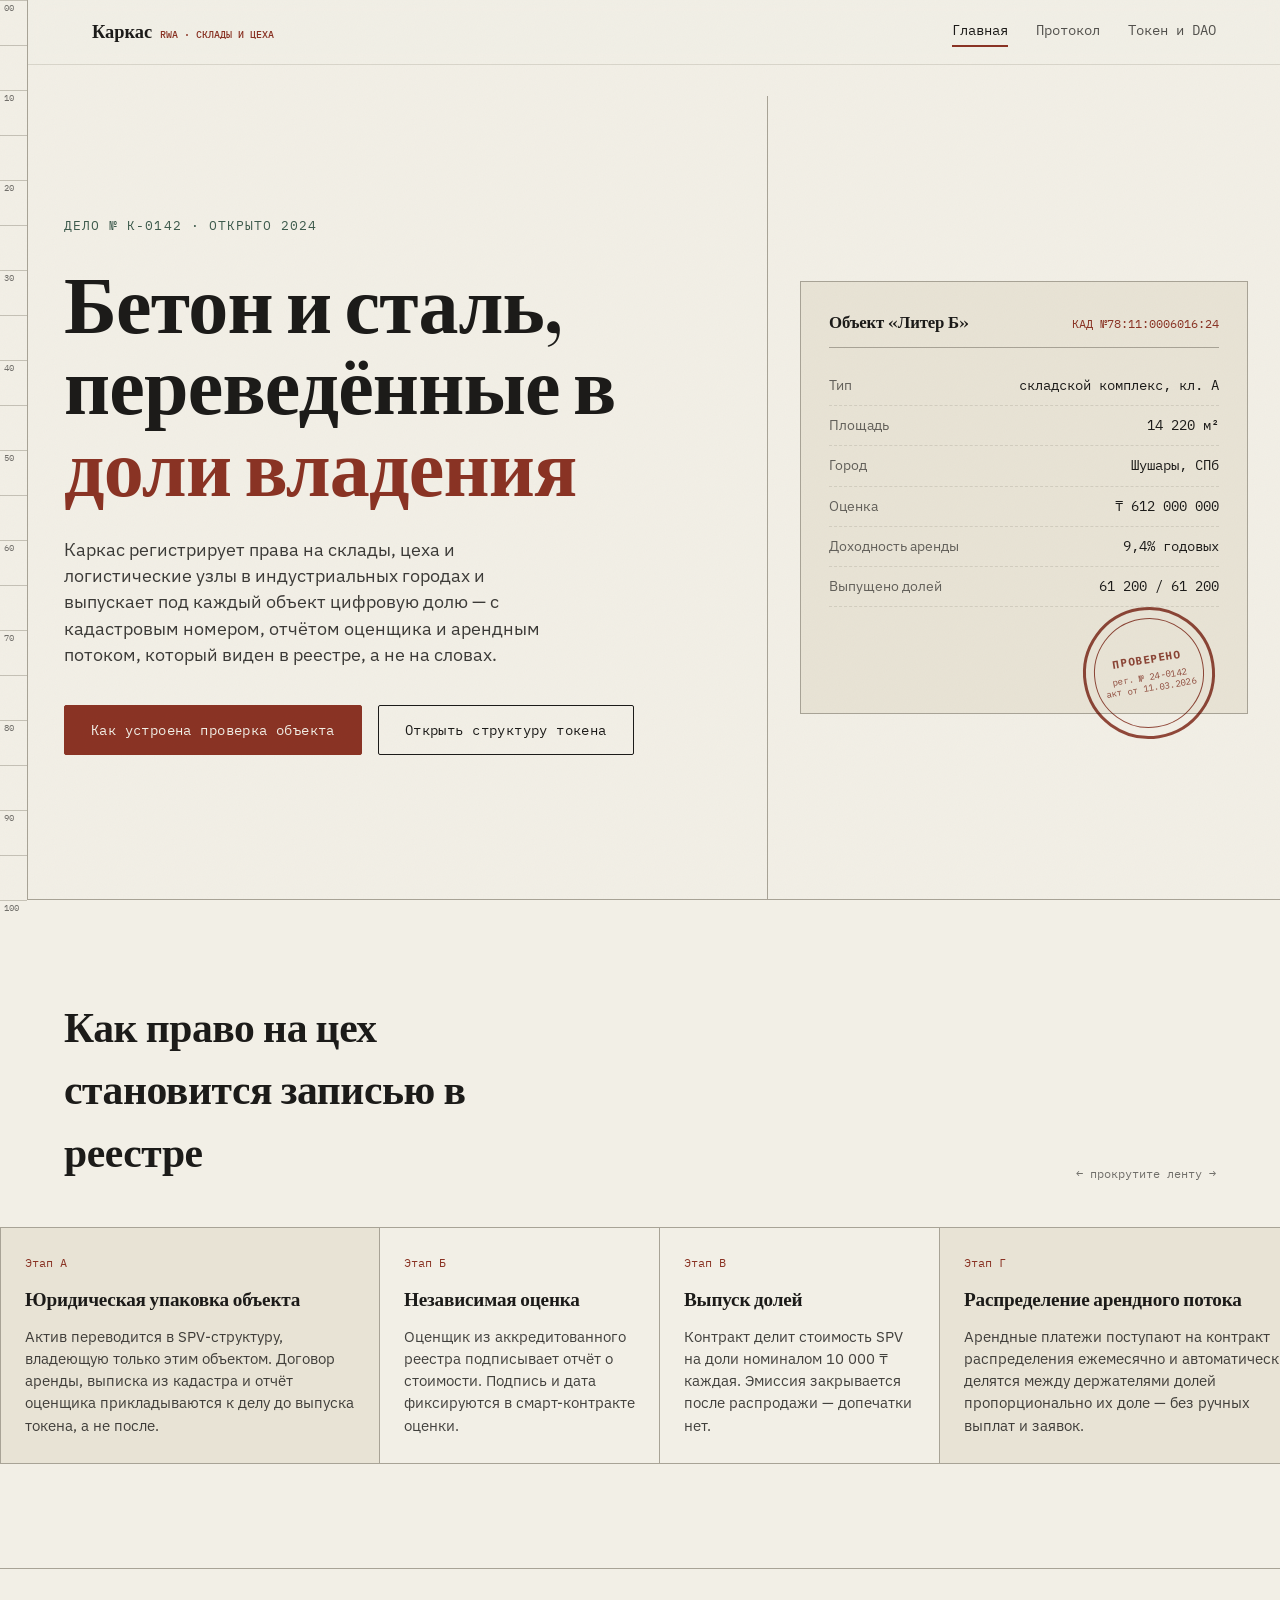
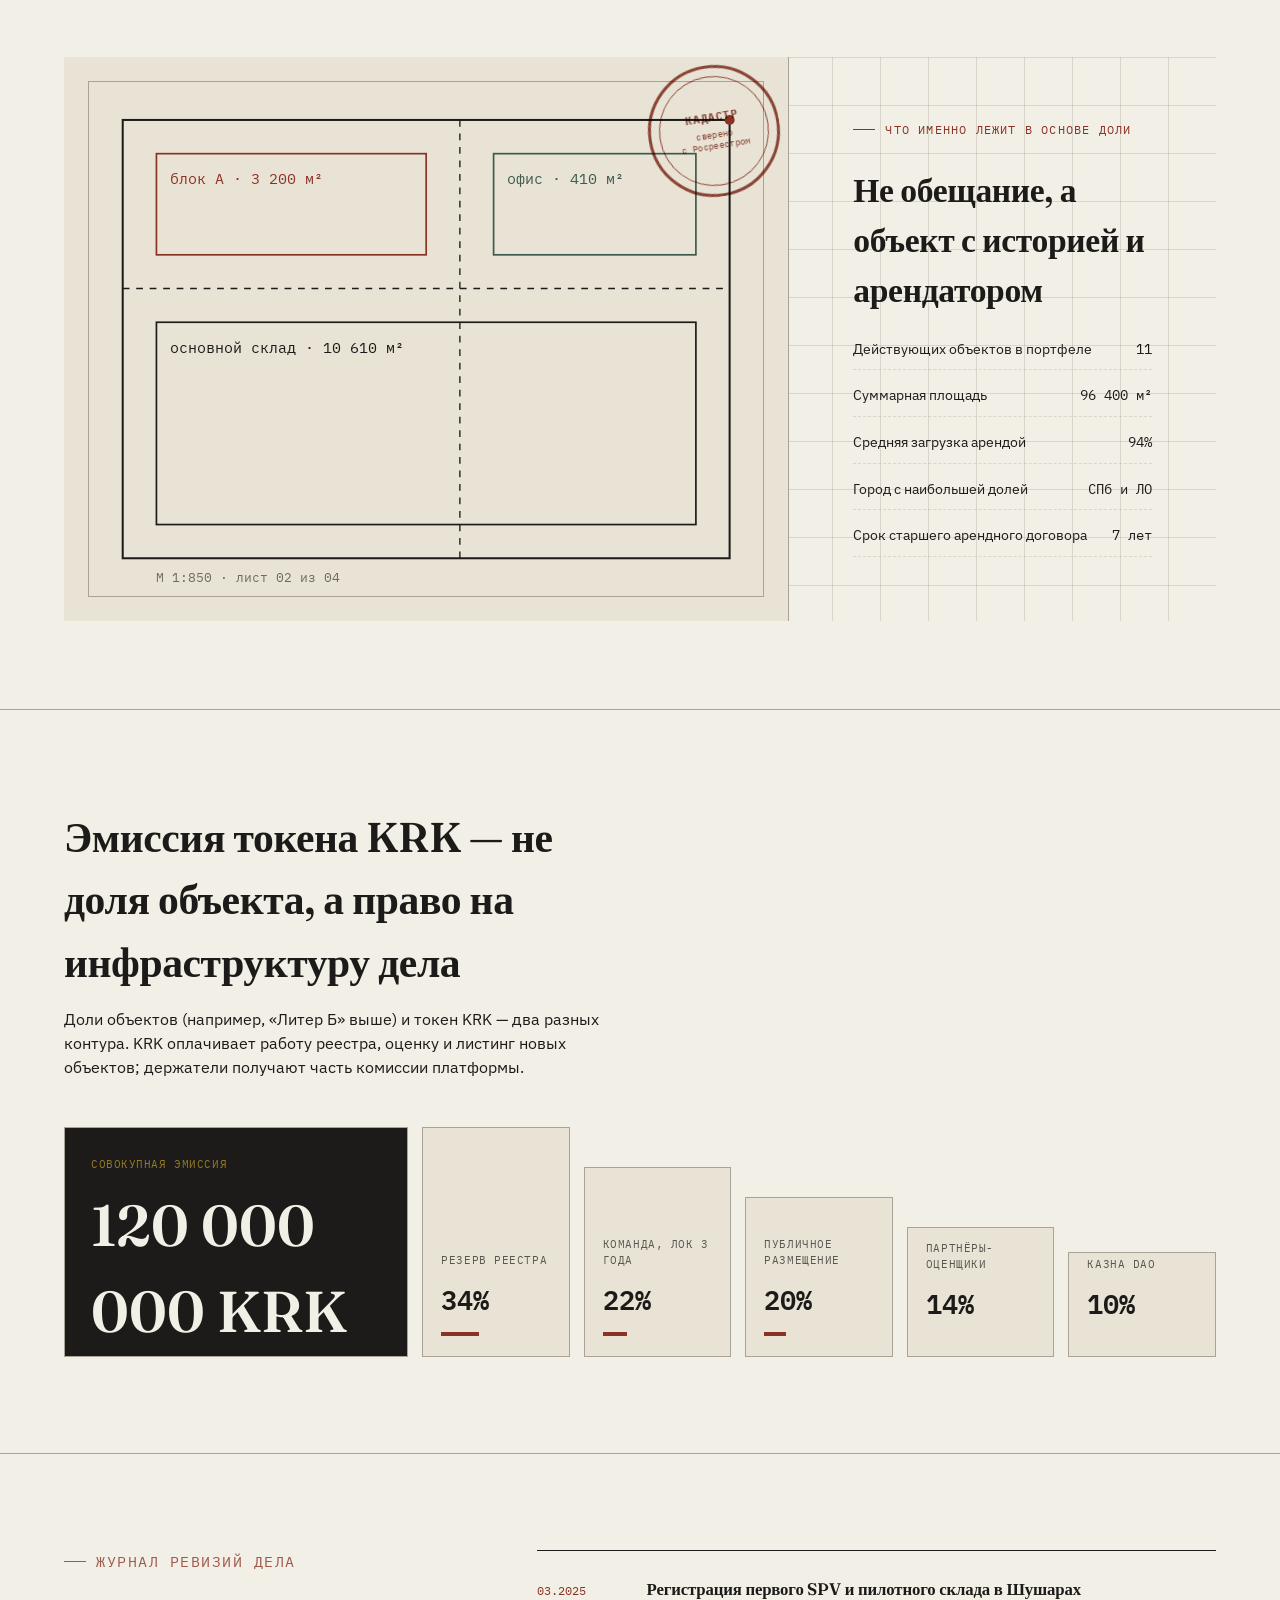
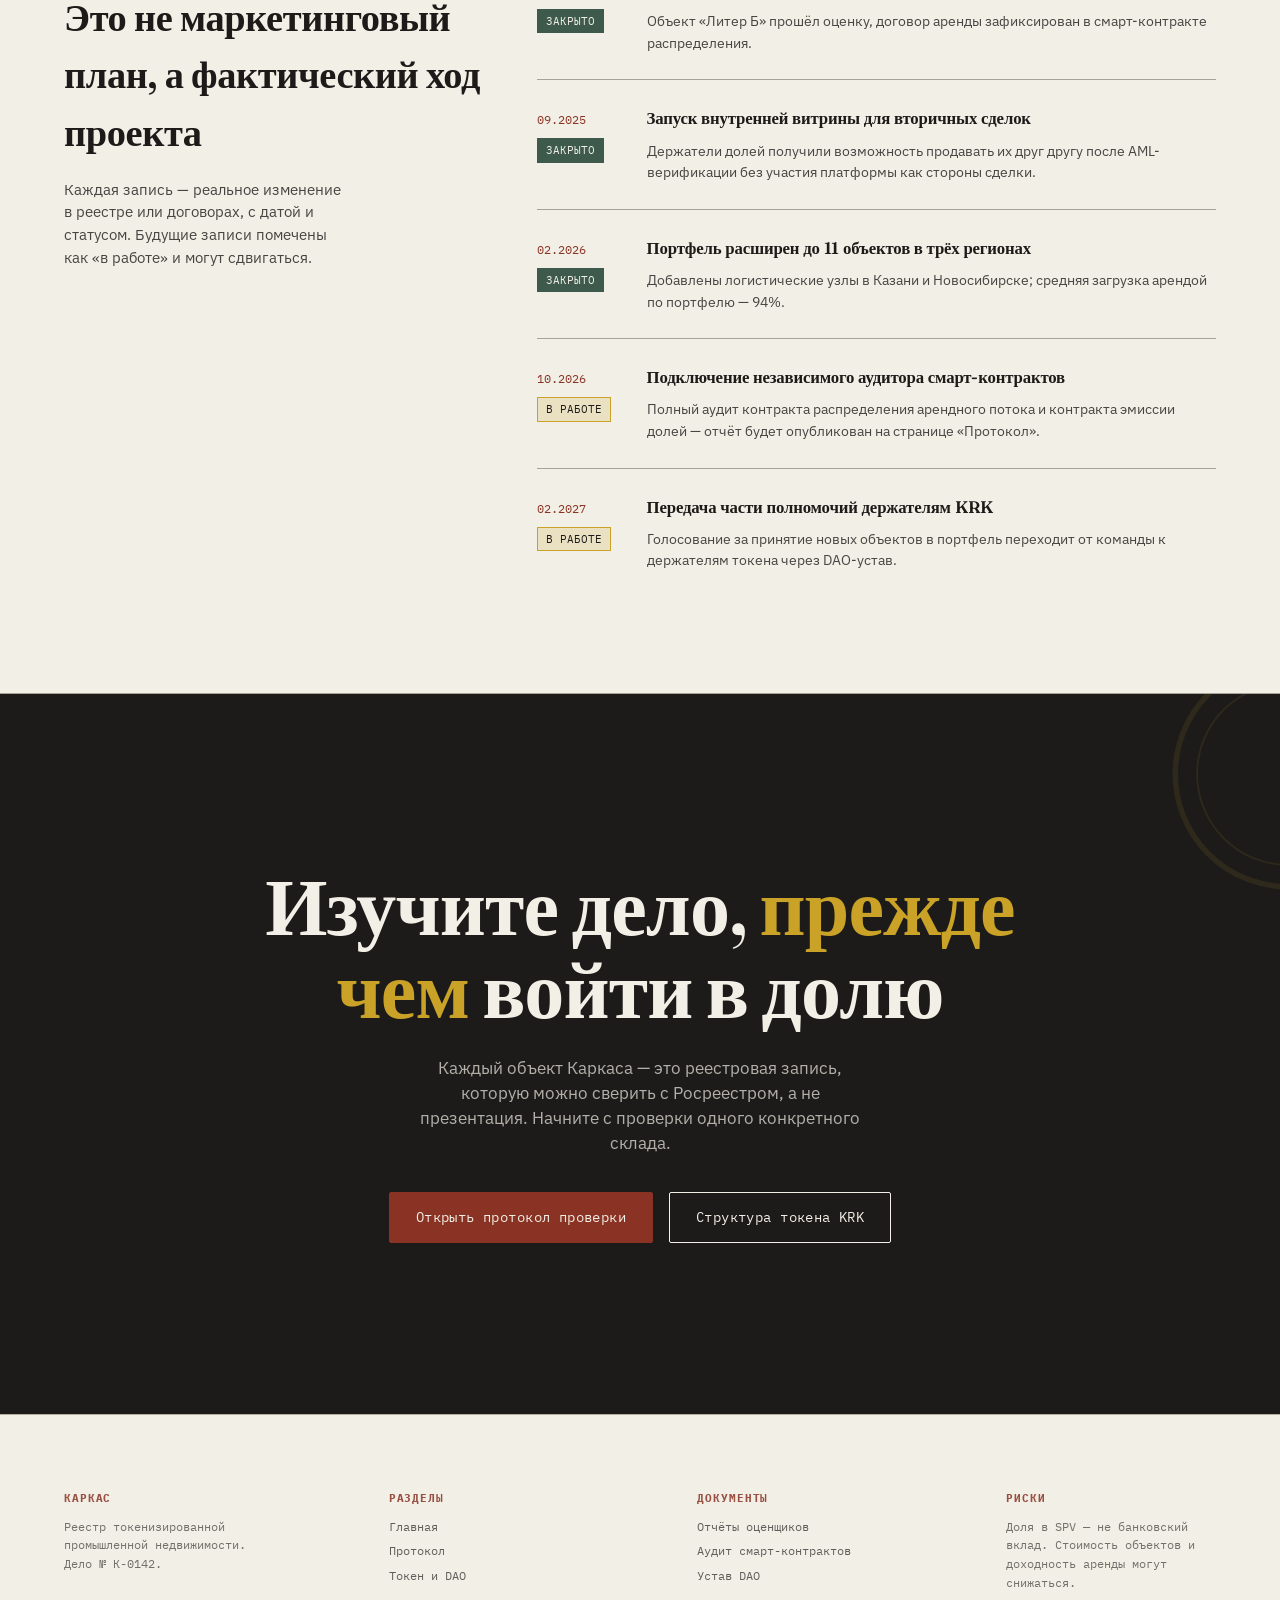
<file: index.html>
<!DOCTYPE html>
<html lang="ru">
<head>
<meta charset="UTF-8">
<meta name="viewport" content="width=device-width, initial-scale=1.0">
<title>Каркас — токенизация промышленной недвижимости</title>
<meta name="description" content="Каркас переводит права на склады, цеха и логистические узлы в цифровые доли с открытым кадастровым следом.">
<link rel="preconnect" href="https://fonts.googleapis.com">
<link href="https://fonts.googleapis.com/css2?family=Fraunces:opsz,wght@9..144,400;9..144,600;9..144,700&family=IBM+Plex+Sans:wght@400;500;600&family=IBM+Plex+Mono:wght@400;500;600&display=swap" rel="stylesheet">
<link rel="stylesheet" href="css/base.css">
<link rel="stylesheet" href="css/index.css">
</head>
<body>

<div class="grain" aria-hidden="true"></div>

<div class="survey-rail" aria-hidden="true">
  <div class="survey-rail__fill"></div>
  <div class="survey-rail__ticks"></div>
</div>

<header class="topbar">
  <a href="index.html" class="topbar__mark">Каркас <span>RWA · СКЛАДЫ И ЦЕХА</span></a>
  <nav class="topbar__nav" aria-label="Главная навигация">
    <a href="index.html" aria-current="page">Главная</a>
    <a href="protocol.html">Протокол</a>
    <a href="token.html">Токен и DAO</a>
  </nav>
  <button class="topbar__burger" aria-label="Открыть меню" aria-expanded="false"><span></span></button>
</header>

<main>

  <!-- ============ HERO ============ -->
  <section class="hero">
    <div class="hero__left">
      <p class="hero__kicker">Дело № К-0142 · открыто 2024</p>
      <h1 class="hero__title">Бетон и сталь, переведённые в <em>доли владения</em></h1>
      <p class="hero__lede">Каркас регистрирует права на склады, цеха и логистические узлы в индустриальных городах и выпускает под каждый объект цифровую долю — с кадастровым номером, отчётом оценщика и арендным потоком, который виден в реестре, а не на словах.</p>
      <div class="hero__cta">
        <a href="protocol.html" class="btn btn--solid">Как устроена проверка объекта</a>
        <a href="token.html" class="btn">Открыть структуру токена</a>
      </div>
    </div>
    <div class="hero__right">
      <div class="dossier-card">
        <div class="dossier-card__head">
          <h3>Объект «Литер Б»</h3>
          <span class="dossier-card__id mono">КАД №78:11:0006016:24</span>
        </div>
        <dl style="margin:0;">
          <div class="dossier-row"><dt>Тип</dt><dd>складской комплекс, кл. А</dd></div>
          <div class="dossier-row"><dt>Площадь</dt><dd>14 220 м²</dd></div>
          <div class="dossier-row"><dt>Город</dt><dd>Шушары, СПб</dd></div>
          <div class="dossier-row"><dt>Оценка</dt><dd>₸ 612 000 000</dd></div>
          <div class="dossier-row"><dt>Доходность аренды</dt><dd>9,4% годовых</dd></div>
          <div class="dossier-row"><dt>Выпущено долей</dt><dd>61 200 / 61 200</dd></div>
        </dl>
        <div class="dossier-card__foot">
          <div class="stamp" data-stamp-intro>
            <span class="stamp__title">Проверено</span>
            <span class="stamp__sub">рег. № 24-0142<br>акт от 11.03.2026</span>
          </div>
        </div>
      </div>
    </div>
  </section>

  <!-- ============ MECHANICS — horizontal ledger ============ -->
  <section class="ledger">
    <div class="ledger__head">
      <h2>Как право на цех становится записью в реестре</h2>
      <span class="ledger__hint mono">← прокрутите ленту →</span>
    </div>
    <div class="ledger__track" tabindex="0" aria-label="Лента этапов токенизации, доступна горизонтальная прокрутка">
      <div class="ledger-card ledger-card--wide">
        <span class="ledger-card__no">Этап А</span>
        <h3>Юридическая упаковка объекта</h3>
        <p>Актив переводится в SPV-структуру, владеющую только этим объектом. Договор аренды, выписка из кадастра и отчёт оценщика прикладываются к делу до выпуска токена, а не после.</p>
      </div>
      <div class="ledger-card">
        <span class="ledger-card__no">Этап Б</span>
        <h3>Независимая оценка</h3>
        <p>Оценщик из аккредитованного реестра подписывает отчёт о стоимости. Подпись и дата фиксируются в смарт-контракте оценки.</p>
      </div>
      <div class="ledger-card">
        <span class="ledger-card__no">Этап В</span>
        <h3>Выпуск долей</h3>
        <p>Контракт делит стоимость SPV на доли номиналом 10 000 ₸ каждая. Эмиссия закрывается после распродажи — допечатки нет.</p>
      </div>
      <div class="ledger-card ledger-card--wide">
        <span class="ledger-card__no">Этап Г</span>
        <h3>Распределение арендного потока</h3>
        <p>Арендные платежи поступают на контракт распределения ежемесячно и автоматически делятся между держателями долей пропорционально их доле — без ручных выплат и заявок.</p>
      </div>
      <div class="ledger-card">
        <span class="ledger-card__no">Этап Д</span>
        <h3>Вторичный рынок</h3>
        <p>Доли торгуются на внутренней витрине Каркаса между верифицированными держателями — после AML-проверки кошелька.</p>
      </div>
    </div>
  </section>

  <!-- ============ ASSETS — asymmetric blueprint + data ============ -->
  <section class="assets">
    <div class="container">
      <div class="assets__grid grid-bg">
        <div class="assets__visual">
          <div class="assets__blueprint">
            <svg viewBox="0 0 400 300" role="img" aria-label="Упрощённый план складского комплекса">
              <rect x="20" y="20" width="360" height="260" fill="none" stroke="#1C1B19" stroke-width="1.2"/>
              <line x1="20" y1="120" x2="380" y2="120" stroke="#1C1B19" stroke-width="0.8" stroke-dasharray="4 4"/>
              <line x1="220" y1="20" x2="220" y2="280" stroke="#1C1B19" stroke-width="0.8" stroke-dasharray="4 4"/>
              <rect x="40" y="40" width="160" height="60" fill="none" stroke="#8A3324" stroke-width="1"/>
              <text x="48" y="58" font-family="IBM Plex Mono" font-size="9" fill="#8A3324">блок А · 3 200 м²</text>
              <rect x="240" y="40" width="120" height="60" fill="none" stroke="#3D5A4C" stroke-width="1"/>
              <text x="248" y="58" font-family="IBM Plex Mono" font-size="9" fill="#3D5A4C">офис · 410 м²</text>
              <rect x="40" y="140" width="320" height="120" fill="none" stroke="#1C1B19" stroke-width="1"/>
              <text x="48" y="158" font-family="IBM Plex Mono" font-size="9" fill="#1C1B19">основной склад · 10 610 м²</text>
              <circle cx="380" cy="20" r="3" fill="#8A3324"/>
              <text x="40" y="294" font-family="IBM Plex Mono" font-size="8" fill="#1C1B19" opacity="0.6">М 1:850 · лист 02 из 04</text>
            </svg>
          </div>
          <div class="assets__stamp stamp">
            <span class="stamp__title">Кадастр</span>
            <span class="stamp__sub">сверено<br>с Росреестром</span>
          </div>
        </div>
        <div class="assets__data">
          <p class="eyebrow">Что именно лежит в основе доли</p>
          <h2>Не обещание, а объект с историей и арендатором</h2>
          <ul class="assets__list">
            <li><span>Действующих объектов в портфеле</span><span>11</span></li>
            <li><span>Суммарная площадь</span><span>96 400 м²</span></li>
            <li><span>Средняя загрузка арендой</span><span>94%</span></li>
            <li><span>Город с наибольшей долей</span><span>СПб и ЛО</span></li>
            <li><span>Срок старшего арендного договора</span><span>7 лет</span></li>
          </ul>
        </div>
      </div>
    </div>
  </section>

  <!-- ============ TOKENOMICS — irregular piles ============ -->
  <section class="piles">
    <div class="container">
      <div class="piles__head">
        <h2>Эмиссия токена KRK — не доля объекта, а право на инфраструктуру дела</h2>
        <p>Доли объектов (например, «Литер Б» выше) и токен KRK — два разных контура. KRK оплачивает работу реестра, оценку и листинг новых объектов; держатели получают часть комиссии платформы.</p>
      </div>
      <div class="piles__grid">
        <div class="pile pile--total">
          <span class="pile__label">Совокупная эмиссия</span>
          <span class="pile__value">120 000 000 KRK</span>
        </div>
        <div class="pile">
          <span class="pile__label">Резерв реестра</span>
          <span class="pile__value">34%</span>
          <div class="pile__bar" style="width:34%"></div>
        </div>
        <div class="pile">
          <span class="pile__label">Команда, лок 3 года</span>
          <span class="pile__value">22%</span>
          <div class="pile__bar" style="width:22%"></div>
        </div>
        <div class="pile">
          <span class="pile__label">Публичное размещение</span>
          <span class="pile__value">20%</span>
          <div class="pile__bar" style="width:20%"></div>
        </div>
        <div class="pile">
          <span class="pile__label">Партнёры-оценщики</span>
          <span class="pile__value">14%</span>
          <div class="pile__bar" style="width:14%"></div>
        </div>
        <div class="pile">
          <span class="pile__label">Казна DAO</span>
          <span class="pile__value">10%</span>
          <div class="pile__bar" style="width:10%"></div>
        </div>
      </div>
    </div>
  </section>

  <!-- ============ ROADMAP — sticky + revision log ============ -->
  <section class="revisions">
    <div class="container">
      <div class="revisions__layout">
        <div class="revisions__sticky">
          <p class="eyebrow">Журнал ревизий дела</p>
          <h2>Это не маркетинговый план, а фактический ход проекта</h2>
          <p>Каждая запись — реальное изменение в реестре или договорах, с датой и статусом. Будущие записи помечены как «в работе» и могут сдвигаться.</p>
        </div>
        <div class="revisions__list">

          <article class="revision reveal">
            <div>
              <span class="revision__date mono">03.2025</span>
              <span class="revision__status revision__status--done">закрыто</span>
            </div>
            <div>
              <h3>Регистрация первого SPV и пилотного склада в Шушарах</h3>
              <p>Объект «Литер Б» прошёл оценку, договор аренды зафиксирован в смарт-контракте распределения.</p>
            </div>
          </article>

          <article class="revision reveal">
            <div>
              <span class="revision__date mono">09.2025</span>
              <span class="revision__status revision__status--done">закрыто</span>
            </div>
            <div>
              <h3>Запуск внутренней витрины для вторичных сделок</h3>
              <p>Держатели долей получили возможность продавать их друг другу после AML-верификации без участия платформы как стороны сделки.</p>
            </div>
          </article>

          <article class="revision reveal">
            <div>
              <span class="revision__date mono">02.2026</span>
              <span class="revision__status revision__status--done">закрыто</span>
            </div>
            <div>
              <h3>Портфель расширен до 11 объектов в трёх регионах</h3>
              <p>Добавлены логистические узлы в Казани и Новосибирске; средняя загрузка арендой по портфелю — 94%.</p>
            </div>
          </article>

          <article class="revision reveal">
            <div>
              <span class="revision__date mono">10.2026</span>
              <span class="revision__status revision__status--progress">в работе</span>
            </div>
            <div>
              <h3>Подключение независимого аудитора смарт-контрактов</h3>
              <p>Полный аудит контракта распределения арендного потока и контракта эмиссии долей — отчёт будет опубликован на странице «Протокол».</p>
            </div>
          </article>

          <article class="revision reveal">
            <div>
              <span class="revision__date mono">02.2027</span>
              <span class="revision__status revision__status--progress">в работе</span>
            </div>
            <div>
              <h3>Передача части полномочий держателям KRK</h3>
              <p>Голосование за принятие новых объектов в портфель переходит от команды к держателям токена через DAO-устав.</p>
            </div>
          </article>

        </div>
      </div>
    </div>
  </section>

  <!-- ============ CTA fullscreen ============ -->
  <section class="closing">
    <svg class="closing__stamp-big" viewBox="0 0 132 132" aria-hidden="true">
      <circle cx="66" cy="66" r="62" fill="none" stroke="#C9A227" stroke-width="3"/>
      <circle cx="66" cy="66" r="50" fill="none" stroke="#C9A227" stroke-width="1"/>
    </svg>
    <div class="closing__inner">
      <h2>Изучите дело, <em>прежде чем</em> войти в долю</h2>
      <p>Каждый объект Каркаса — это реестровая запись, которую можно сверить с Росреестром, а не презентация. Начните с проверки одного конкретного склада.</p>
      <div class="hero__cta">
        <a href="protocol.html" class="btn btn--solid">Открыть протокол проверки</a>
        <a href="token.html" class="btn">Структура токена KRK</a>
      </div>
    </div>
  </section>

</main>

<footer class="site-footer">
  <div class="site-footer__col">
    <h5>Каркас</h5>
    <p style="opacity:.7; max-width:28ch;">Реестр токенизированной промышленной недвижимости. Дело № К-0142.</p>
  </div>
  <div class="site-footer__col">
    <h5>Разделы</h5>
    <a href="index.html">Главная</a>
    <a href="protocol.html">Протокол</a>
    <a href="token.html">Токен и DAO</a>
  </div>
  <div class="site-footer__col">
    <h5>Документы</h5>
    <a href="#">Отчёты оценщиков</a>
    <a href="#">Аудит смарт-контрактов</a>
    <a href="#">Устав DAO</a>
  </div>
  <div class="site-footer__col">
    <h5>Риски</h5>
    <p style="opacity:.7; max-width:30ch;">Доля в SPV — не банковский вклад. Стоимость объектов и доходность аренды могут снижаться.</p>
  </div>
</footer>

<script src="js/common.js"></script>
</body>
</html>
</file>
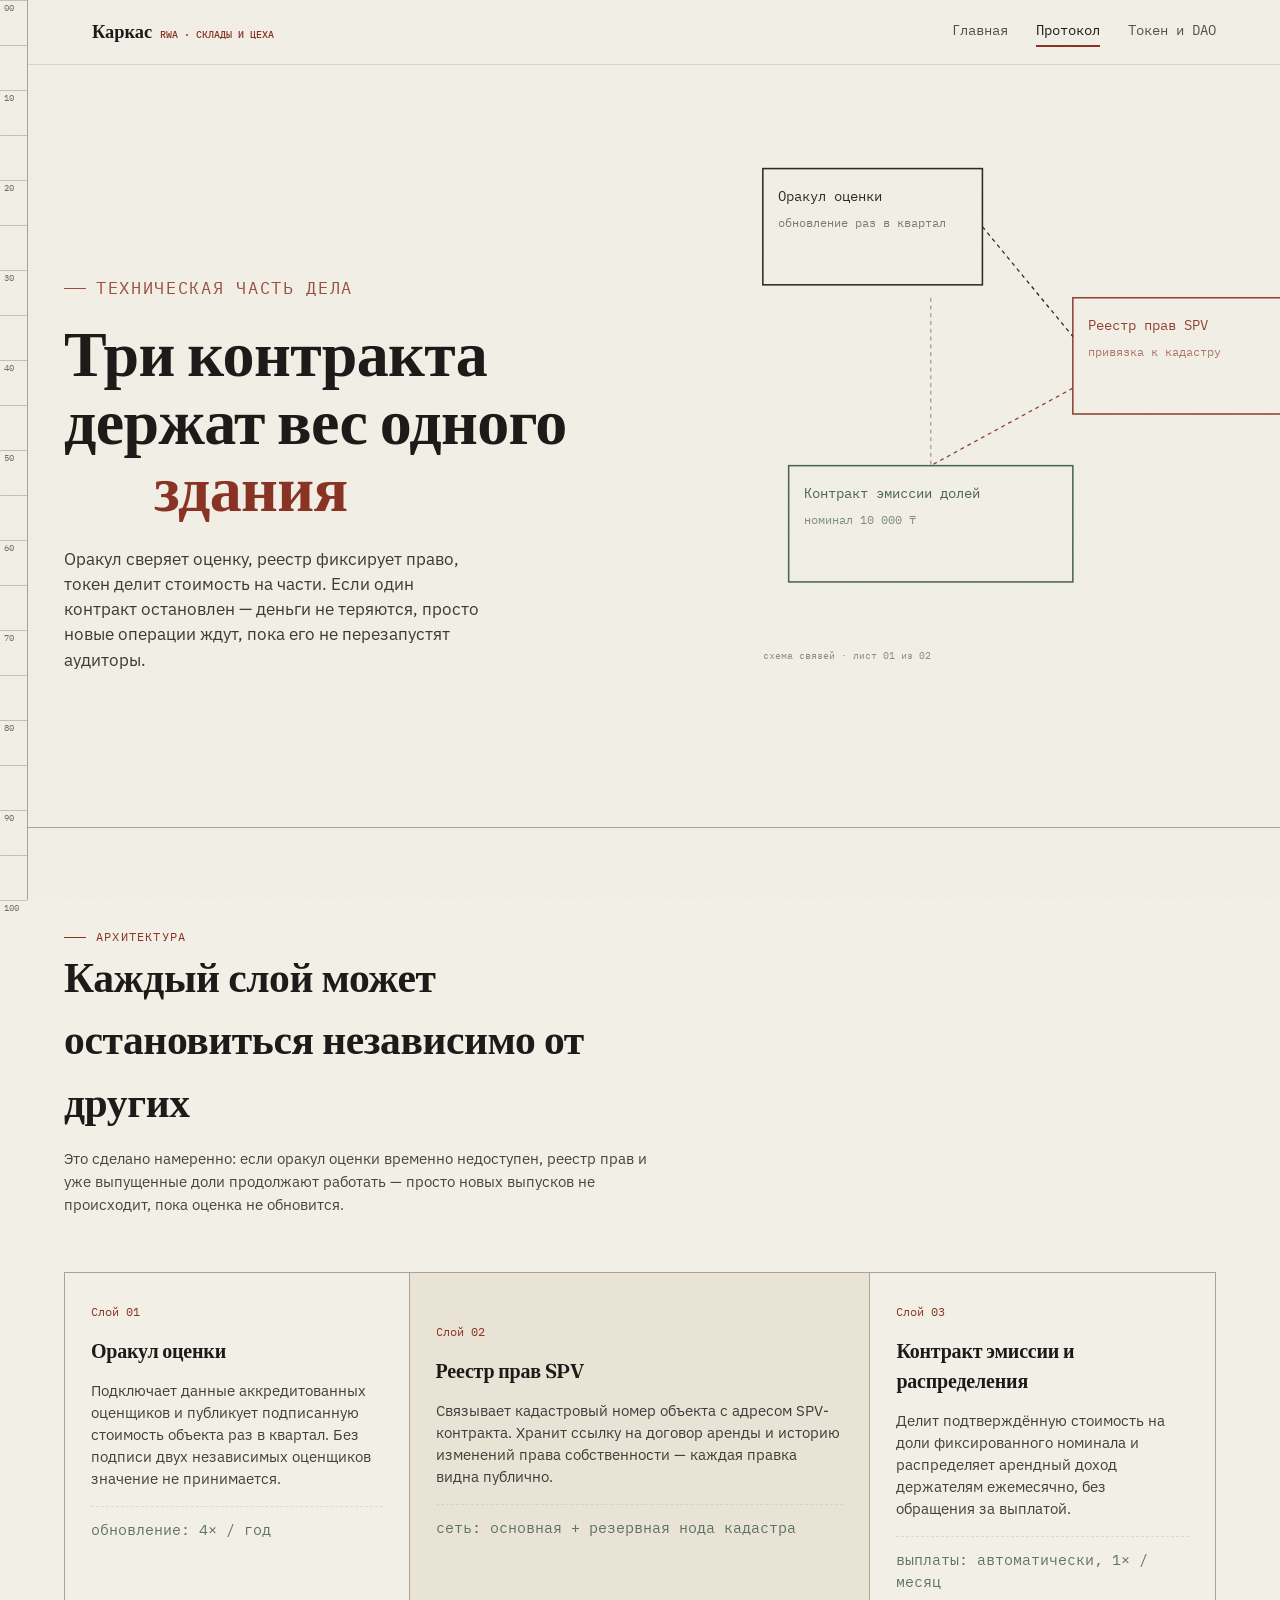
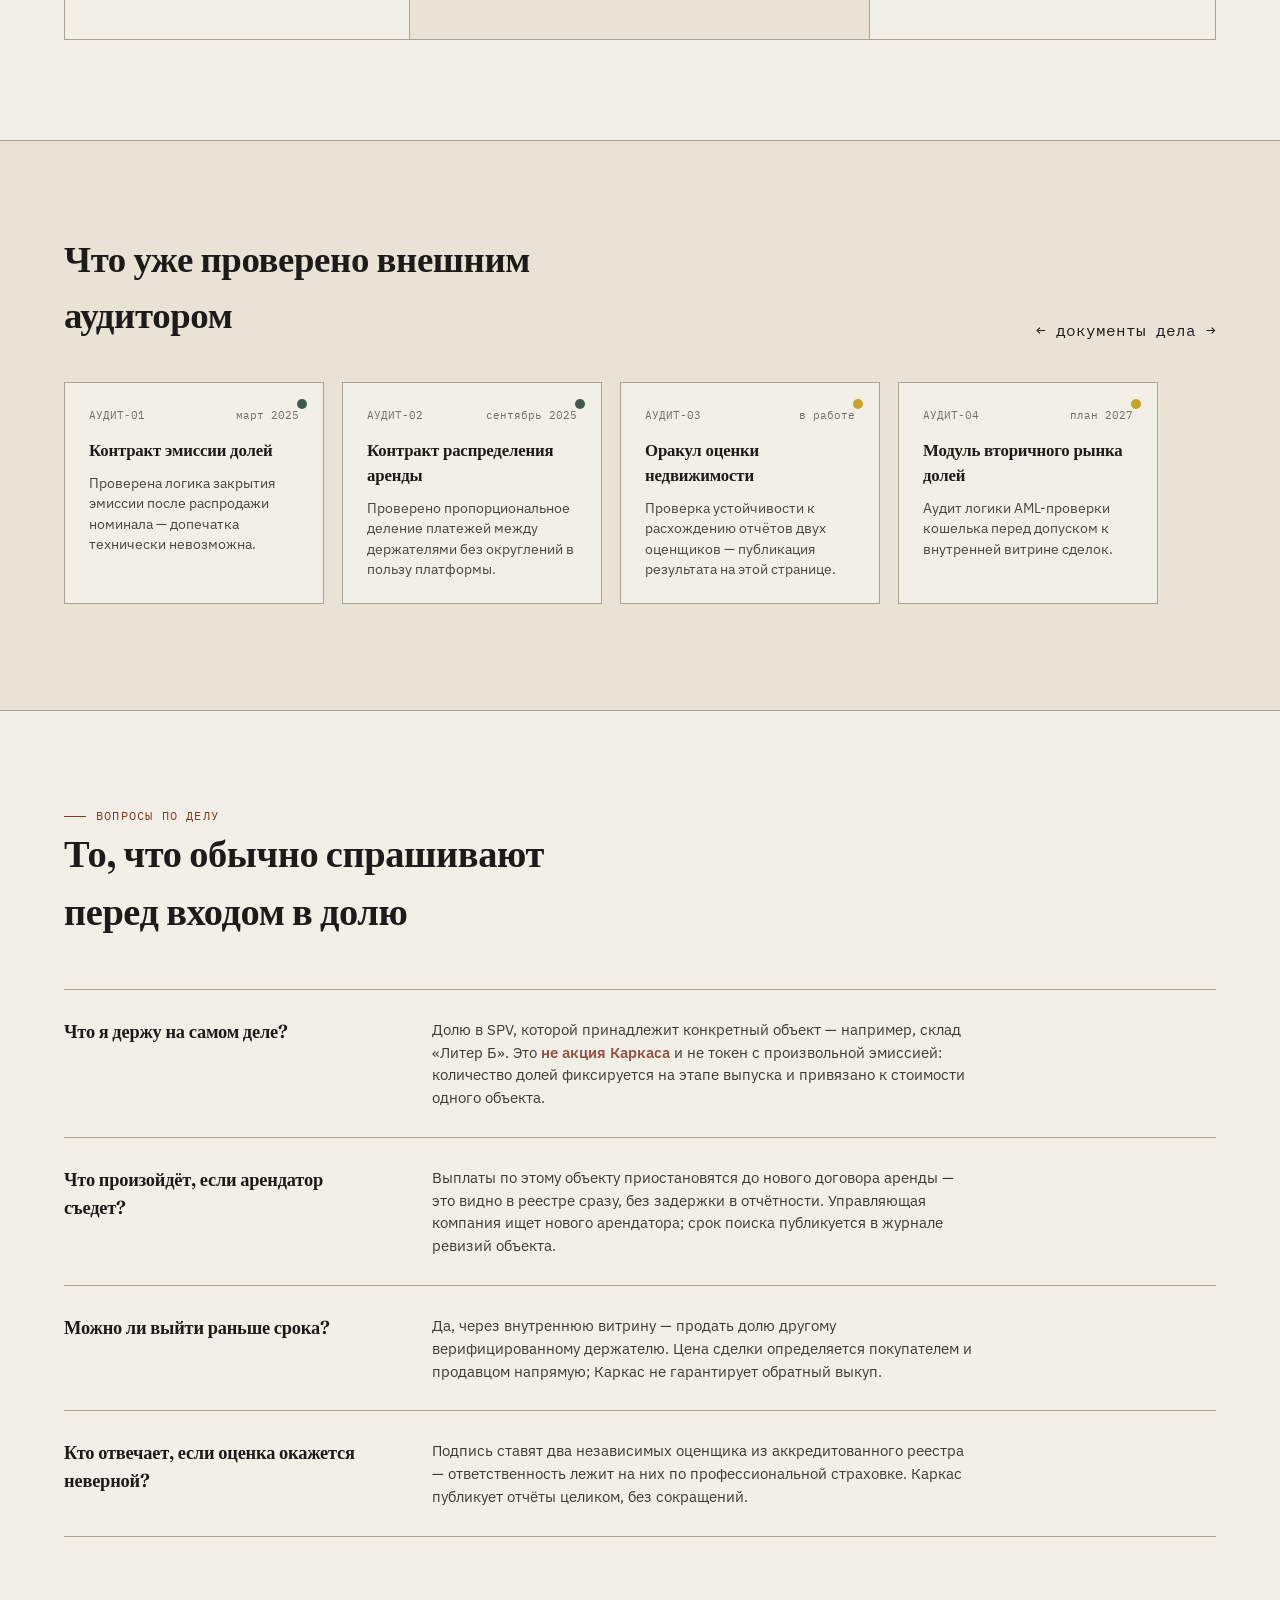
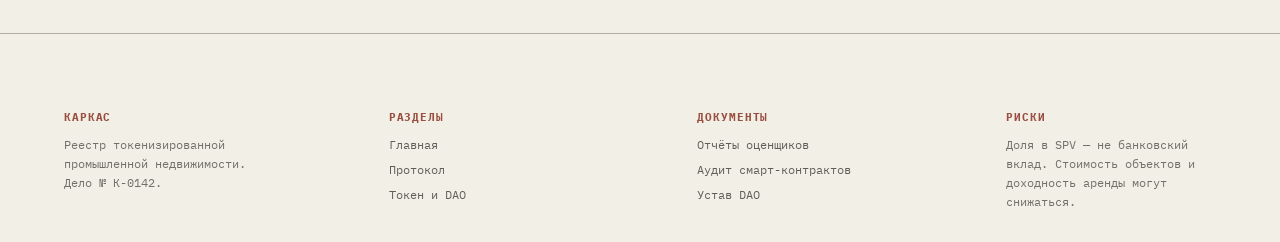
<file: protocol.html>
<!DOCTYPE html>
<html lang="ru">
<head>
<meta charset="UTF-8">
<meta name="viewport" content="width=device-width, initial-scale=1.0">
<title>Протокол — Каркас</title>
<meta name="description" content="Как смарт-контракты Каркаса связаны с реестром недвижимости: оракул оценки, контракт эмиссии долей и контракт распределения аренды.">
<link rel="preconnect" href="https://fonts.googleapis.com">
<link href="https://fonts.googleapis.com/css2?family=Fraunces:opsz,wght@9..144,400;9..144,600;9..144,700&family=IBM+Plex+Sans:wght@400;500;600&family=IBM+Plex+Mono:wght@400;500;600&display=swap" rel="stylesheet">
<link rel="stylesheet" href="css/base.css">
<link rel="stylesheet" href="css/protocol.css">
</head>
<body>

<div class="grain" aria-hidden="true"></div>

<div class="survey-rail" aria-hidden="true">
  <div class="survey-rail__fill"></div>
  <div class="survey-rail__ticks"></div>
</div>

<header class="topbar">
  <a href="index.html" class="topbar__mark">Каркас <span>RWA · СКЛАДЫ И ЦЕХА</span></a>
  <nav class="topbar__nav" aria-label="Главная навигация">
    <a href="index.html">Главная</a>
    <a href="protocol.html" aria-current="page">Протокол</a>
    <a href="token.html">Токен и DAO</a>
  </nav>
  <button class="topbar__burger" aria-label="Открыть меню" aria-expanded="false"><span></span></button>
</header>

<main>

  <!-- ============ HERO-2 ============ -->
  <section class="phero">
    <div class="phero__text">
      <p class="eyebrow">Техническая часть дела</p>
      <h1>Три контракта держат вес одного<span class="line2">здания</span></h1>
      <p>Оракул сверяет оценку, реестр фиксирует право, токен делит стоимость на части. Если один контракт остановлен — деньги не теряются, просто новые операции ждут, пока его не перезапустят аудиторы.</p>
    </div>
    <svg class="phero__schema" viewBox="0 0 480 420" role="img" aria-label="Схема связи трёх контрактов протокола">
      <rect x="20" y="20" width="170" height="90" fill="none" stroke="#1C1B19" stroke-width="1.2"/>
      <text x="32" y="45" font-family="IBM Plex Mono" font-size="11" fill="#1C1B19">Оракул оценки</text>
      <text x="32" y="65" font-family="IBM Plex Mono" font-size="9" fill="#1C1B19" opacity="0.6">обновление раз в квартал</text>

      <rect x="260" y="120" width="200" height="90" fill="none" stroke="#8A3324" stroke-width="1.2"/>
      <text x="272" y="145" font-family="IBM Plex Mono" font-size="11" fill="#8A3324">Реестр прав SPV</text>
      <text x="272" y="165" font-family="IBM Plex Mono" font-size="9" fill="#8A3324" opacity="0.7">привязка к кадастру</text>

      <rect x="40" y="250" width="220" height="90" fill="none" stroke="#3D5A4C" stroke-width="1.2"/>
      <text x="52" y="275" font-family="IBM Plex Mono" font-size="11" fill="#3D5A4C">Контракт эмиссии долей</text>
      <text x="52" y="295" font-family="IBM Plex Mono" font-size="9" fill="#3D5A4C" opacity="0.7">номинал 10 000 ₸</text>

      <line x1="190" y1="65" x2="260" y2="150" stroke="#1C1B19" stroke-width="1" stroke-dasharray="3 3"/>
      <line x1="260" y1="190" x2="150" y2="250" stroke="#8A3324" stroke-width="1" stroke-dasharray="3 3"/>
      <line x1="150" y1="120" x2="150" y2="250" stroke="#1C1B19" stroke-width="1" stroke-dasharray="3 3" opacity="0.4"/>

      <text x="20" y="400" font-family="IBM Plex Mono" font-size="8" fill="#1C1B19" opacity="0.5">схема связей · лист 01 из 02</text>
    </svg>
  </section>

  <!-- ============ ARCHITECTURE — uneven layers ============ -->
  <section class="layers">
    <div class="container">
      <div class="layers__head">
        <p class="eyebrow">Архитектура</p>
        <h2>Каждый слой может остановиться независимо от других</h2>
        <p style="opacity:.8; font-size:.95rem;">Это сделано намеренно: если оракул оценки временно недоступен, реестр прав и уже выпущенные доли продолжают работать — просто новых выпусков не происходит, пока оценка не обновится.</p>
      </div>
      <div class="layers__grid">
        <div class="layer reveal">
          <span class="layer__no">Слой 01</span>
          <h3>Оракул оценки</h3>
          <p>Подключает данные аккредитованных оценщиков и публикует подписанную стоимость объекта раз в квартал. Без подписи двух независимых оценщиков значение не принимается.</p>
          <p class="layer__spec mono">обновление: 4× / год</p>
        </div>
        <div class="layer layer--mid reveal">
          <span class="layer__no">Слой 02</span>
          <h3>Реестр прав SPV</h3>
          <p>Связывает кадастровый номер объекта с адресом SPV-контракта. Хранит ссылку на договор аренды и историю изменений права собственности — каждая правка видна публично.</p>
          <p class="layer__spec mono">сеть: основная + резервная нода кадастра</p>
        </div>
        <div class="layer reveal">
          <span class="layer__no">Слой 03</span>
          <h3>Контракт эмиссии и распределения</h3>
          <p>Делит подтверждённую стоимость на доли фиксированного номинала и распределяет арендный доход держателям ежемесячно, без обращения за выплатой.</p>
          <p class="layer__spec mono">выплаты: автоматически, 1× / месяц</p>
        </div>
      </div>
    </div>
  </section>

  <!-- ============ AUDIT — horizontal strip ============ -->
  <section class="certs">
    <div class="certs__head">
      <h2>Что уже проверено внешним аудитором</h2>
      <span class="ledger__hint mono">← документы дела →</span>
    </div>
    <div class="certs__track" tabindex="0" aria-label="Лента документов аудита, доступна горизонтальная прокрутка">
      <div class="cert">
        <div class="cert__top"><span>АУДИТ-01</span><span>март 2025</span></div>
        <span class="cert__seal" aria-hidden="true"></span>
        <h4>Контракт эмиссии долей</h4>
        <p>Проверена логика закрытия эмиссии после распродажи номинала — допечатка технически невозможна.</p>
      </div>
      <div class="cert">
        <div class="cert__top"><span>АУДИТ-02</span><span>сентябрь 2025</span></div>
        <span class="cert__seal" aria-hidden="true"></span>
        <h4>Контракт распределения аренды</h4>
        <p>Проверено пропорциональное деление платежей между держателями без округлений в пользу платформы.</p>
      </div>
      <div class="cert">
        <div class="cert__top"><span>АУДИТ-03</span><span>в работе</span></div>
        <span class="cert__seal cert__seal--pending" aria-hidden="true"></span>
        <h4>Оракул оценки недвижимости</h4>
        <p>Проверка устойчивости к расхождению отчётов двух оценщиков — публикация результата на этой странице.</p>
      </div>
      <div class="cert">
        <div class="cert__top"><span>АУДИТ-04</span><span>план 2027</span></div>
        <span class="cert__seal cert__seal--pending" aria-hidden="true"></span>
        <h4>Модуль вторичного рынка долей</h4>
        <p>Аудит логики AML-проверки кошелька перед допуском к внутренней витрине сделок.</p>
      </div>
    </div>
  </section>

  <!-- ============ FAQ asymmetric ============ -->
  <section class="qa">
    <div class="container">
      <div class="qa__head">
        <p class="eyebrow">Вопросы по делу</p>
        <h2>То, что обычно спрашивают перед входом в долю</h2>
      </div>

      <div class="qa__row reveal">
        <h3 class="qa__q">Что я держу на самом деле?</h3>
        <div class="qa__a">Долю в SPV, которой принадлежит конкретный объект — например, склад «Литер Б». Это <strong>не акция Каркаса</strong> и не токен с произвольной эмиссией: количество долей фиксируется на этапе выпуска и привязано к стоимости одного объекта.</div>
      </div>

      <div class="qa__row reveal">
        <h3 class="qa__q">Что произойдёт, если арендатор съедет?</h3>
        <div class="qa__a">Выплаты по этому объекту приостановятся до нового договора аренды — это видно в реестре сразу, без задержки в отчётности. Управляющая компания ищет нового арендатора; срок поиска публикуется в журнале ревизий объекта.</div>
      </div>

      <div class="qa__row reveal">
        <h3 class="qa__q">Можно ли выйти раньше срока?</h3>
        <div class="qa__a">Да, через внутреннюю витрину — продать долю другому верифицированному держателю. Цена сделки определяется покупателем и продавцом напрямую; Каркас не гарантирует обратный выкуп.</div>
      </div>

      <div class="qa__row reveal">
        <h3 class="qa__q">Кто отвечает, если оценка окажется неверной?</h3>
        <div class="qa__a">Подпись ставят два независимых оценщика из аккредитованного реестра — ответственность лежит на них по профессиональной страховке. Каркас публикует отчёты целиком, без сокращений.</div>
      </div>

    </div>
  </section>

</main>

<footer class="site-footer">
  <div class="site-footer__col">
    <h5>Каркас</h5>
    <p style="opacity:.7; max-width:28ch;">Реестр токенизированной промышленной недвижимости. Дело № К-0142.</p>
  </div>
  <div class="site-footer__col">
    <h5>Разделы</h5>
    <a href="index.html">Главная</a>
    <a href="protocol.html">Протокол</a>
    <a href="token.html">Токен и DAO</a>
  </div>
  <div class="site-footer__col">
    <h5>Документы</h5>
    <a href="#">Отчёты оценщиков</a>
    <a href="#">Аудит смарт-контрактов</a>
    <a href="#">Устав DAO</a>
  </div>
  <div class="site-footer__col">
    <h5>Риски</h5>
    <p style="opacity:.7; max-width:30ch;">Доля в SPV — не банковский вклад. Стоимость объектов и доходность аренды могут снижаться.</p>
  </div>
</footer>

<script src="js/common.js"></script>
</body>
</html>
</file>
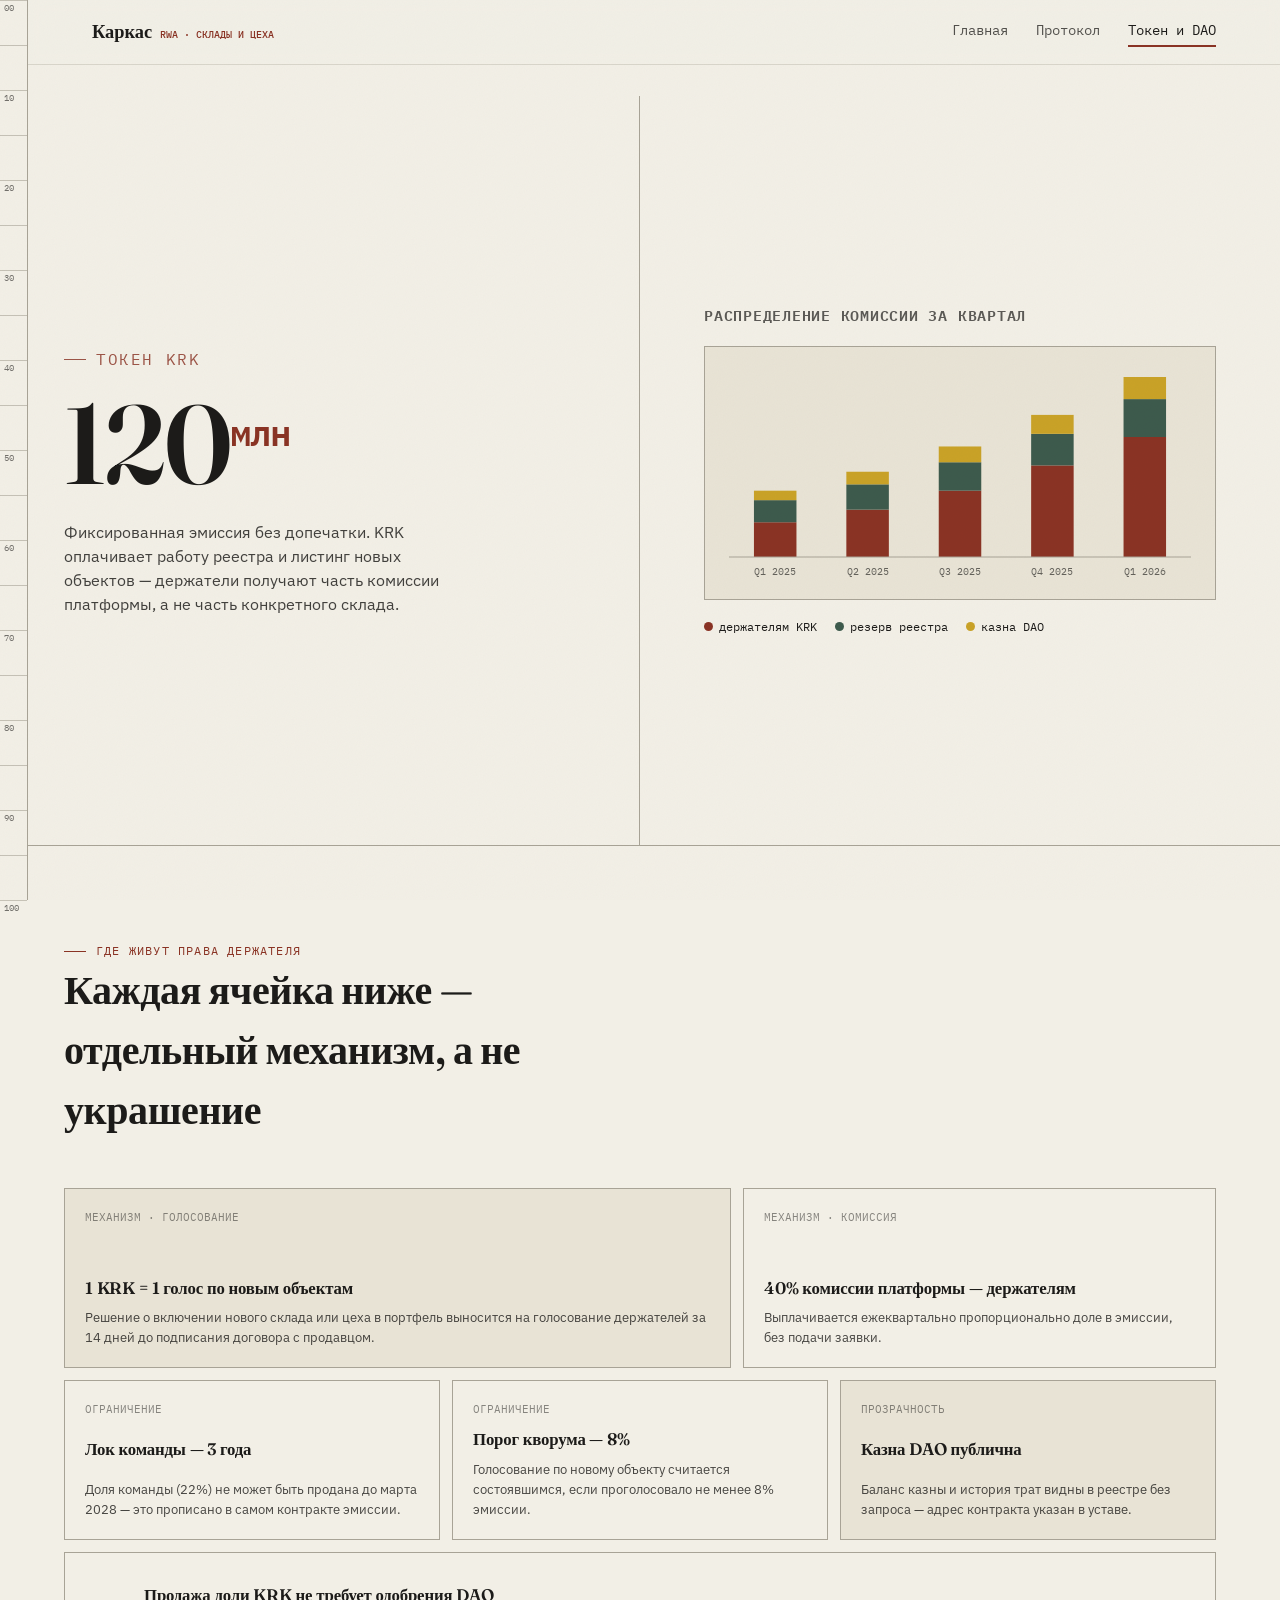
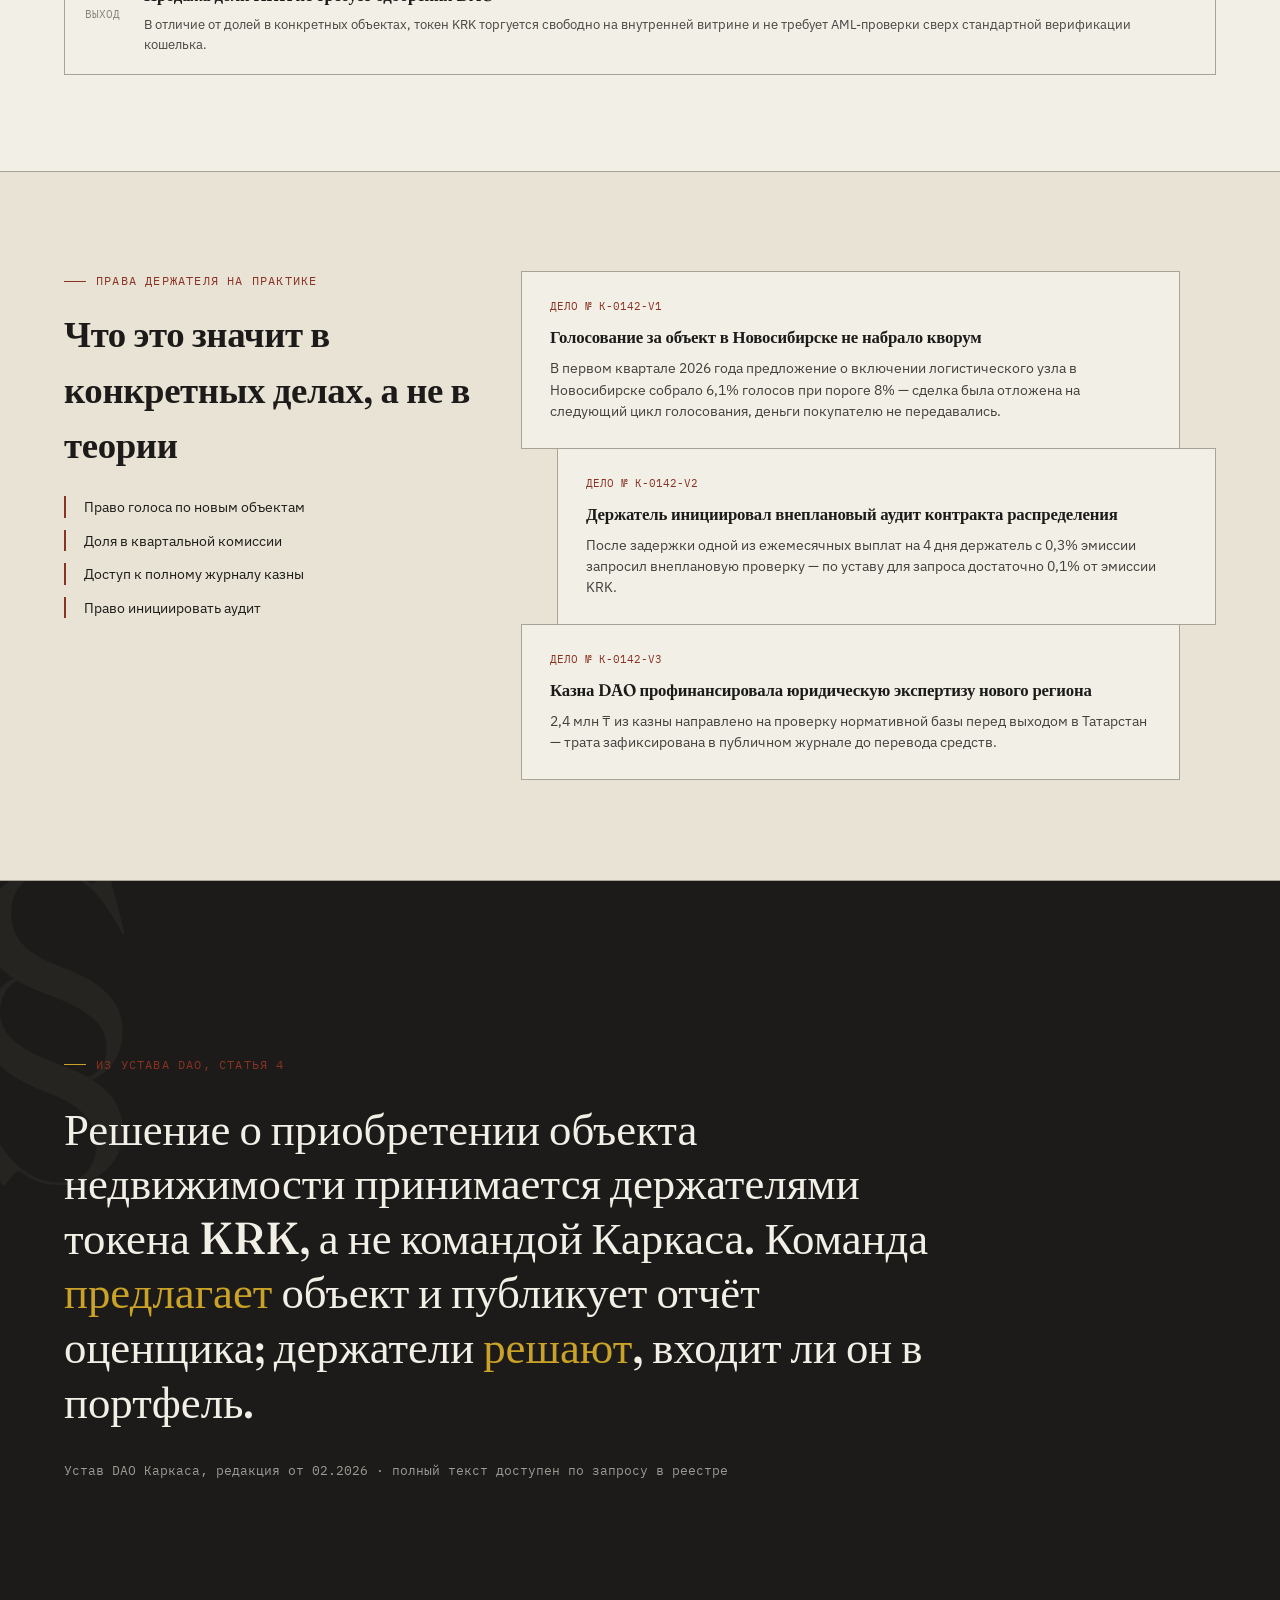
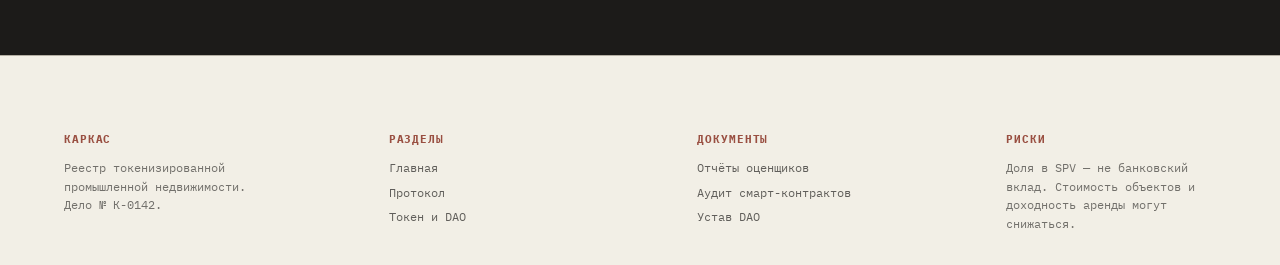
<file: token.html>
<!DOCTYPE html>
<html lang="ru">
<head>
<meta charset="UTF-8">
<meta name="viewport" content="width=device-width, initial-scale=1.0">
<title>Токен и DAO — Каркас</title>
<meta name="description" content="Эмиссия токена KRK, права держателей долей объектов и устав DAO Каркаса.">
<link rel="preconnect" href="https://fonts.googleapis.com">
<link href="https://fonts.googleapis.com/css2?family=Fraunces:opsz,wght@9..144,400;9..144,600;9..144,700&family=IBM+Plex+Sans:wght@400;500;600&family=IBM+Plex+Mono:wght@400;500;600&display=swap" rel="stylesheet">
<link rel="stylesheet" href="css/base.css">
<link rel="stylesheet" href="css/token.css">
</head>
<body>

<div class="grain" aria-hidden="true"></div>

<div class="survey-rail" aria-hidden="true">
  <div class="survey-rail__fill"></div>
  <div class="survey-rail__ticks"></div>
</div>

<header class="topbar">
  <a href="index.html" class="topbar__mark">Каркас <span>RWA · СКЛАДЫ И ЦЕХА</span></a>
  <nav class="topbar__nav" aria-label="Главная навигация">
    <a href="index.html">Главная</a>
    <a href="protocol.html">Протокол</a>
    <a href="token.html" aria-current="page">Токен и DAO</a>
  </nav>
  <button class="topbar__burger" aria-label="Открыть меню" aria-expanded="false"><span></span></button>
</header>

<main>

  <!-- ============ HERO-3 split with live chart ============ -->
  <section class="thero">
    <div class="thero__num">
      <p class="eyebrow">Токен KRK</p>
      <h1 class="thero__big">120<sup>млн</sup></h1>
      <p>Фиксированная эмиссия без допечатки. KRK оплачивает работу реестра и листинг новых объектов — держатели получают часть комиссии платформы, а не часть конкретного склада.</p>
    </div>
    <div class="thero__chart">
      <h3 class="mono">Распределение комиссии за квартал</h3>
      <div class="thero__canvas-wrap">
        <canvas id="feeChart" width="600" height="220" role="img" aria-label="Столбчатый график распределения комиссии платформы по кварталам, рост от 11 до 38 у.е. на токен"></canvas>
      </div>
      <div class="thero__legend">
        <span><i style="background:#8A3324"></i> держателям KRK</span>
        <span><i style="background:#3D5A4C"></i> резерв реестра</span>
        <span><i style="background:#C9A227"></i> казна DAO</span>
      </div>
    </div>
  </section>

  <!-- ============ STORAGE BOXES — irregular grid ============ -->
  <section class="boxes">
    <div class="container">
      <div class="boxes__head">
        <p class="eyebrow">Где живут права держателя</p>
        <h2>Каждая ячейка ниже — отдельный механизм, а не украшение</h2>
      </div>
      <div class="boxes__grid">

        <div class="box box--a reveal">
          <span class="box__rack mono">МЕХАНИЗМ · ГОЛОСОВАНИЕ</span>
          <div>
            <h4>1 KRK = 1 голос по новым объектам</h4>
            <p>Решение о включении нового склада или цеха в портфель выносится на голосование держателей за 14 дней до подписания договора с продавцом.</p>
          </div>
        </div>

        <div class="box box--b reveal">
          <span class="box__rack mono">МЕХАНИЗМ · КОМИССИЯ</span>
          <div>
            <h4>40% комиссии платформы — держателям</h4>
            <p>Выплачивается ежеквартально пропорционально доле в эмиссии, без подачи заявки.</p>
          </div>
        </div>

        <div class="box box--c reveal">
          <span class="box__rack mono">ОГРАНИЧЕНИЕ</span>
          <h4>Лок команды — 3 года</h4>
          <p>Доля команды (22%) не может быть продана до марта 2028 — это прописано в самом контракте эмиссии.</p>
        </div>

        <div class="box box--d reveal">
          <span class="box__rack mono">ОГРАНИЧЕНИЕ</span>
          <h4>Порог кворума — 8%</h4>
          <p>Голосование по новому объекту считается состоявшимся, если проголосовало не менее 8% эмиссии.</p>
        </div>

        <div class="box box--e reveal">
          <span class="box__rack mono">ПРОЗРАЧНОСТЬ</span>
          <h4>Казна DAO публична</h4>
          <p>Баланс казны и история трат видны в реестре без запроса — адрес контракта указан в уставе.</p>
        </div>

        <div class="box box--f reveal">
          <span class="box__rack mono">ВЫХОД</span>
          <div>
            <h4>Продажа доли KRK не требует одобрения DAO</h4>
            <p>В отличие от долей в конкретных объектах, токен KRK торгуется свободно на внутренней витрине и не требует AML-проверки сверх стандартной верификации кошелька.</p>
          </div>
        </div>

      </div>
    </div>
  </section>

  <!-- ============ HOLDER RIGHTS — sticky + case list ============ -->
  <section class="rights">
    <div class="container">
      <div class="rights__layout">
        <div class="rights__sticky">
          <p class="eyebrow">Права держателя на практике</p>
          <h2>Что это значит в конкретных делах, а не в теории</h2>
          <ul>
            <li>Право голоса по новым объектам</li>
            <li>Доля в квартальной комиссии</li>
            <li>Доступ к полному журналу казны</li>
            <li>Право инициировать аудит</li>
          </ul>
        </div>
        <div class="rights__cases">

          <article class="case reveal">
            <span class="case__tag mono">ДЕЛО № К-0142-V1</span>
            <h4>Голосование за объект в Новосибирске не набрало кворум</h4>
            <p>В первом квартале 2026 года предложение о включении логистического узла в Новосибирске собрало 6,1% голосов при пороге 8% — сделка была отложена на следующий цикл голосования, деньги покупателю не передавались.</p>
          </article>

          <article class="case reveal">
            <span class="case__tag mono">ДЕЛО № К-0142-V2</span>
            <h4>Держатель инициировал внеплановый аудит контракта распределения</h4>
            <p>После задержки одной из ежемесячных выплат на 4 дня держатель с 0,3% эмиссии запросил внеплановую проверку — по уставу для запроса достаточно 0,1% от эмиссии KRK.</p>
          </article>

          <article class="case reveal">
            <span class="case__tag mono">ДЕЛО № К-0142-V3</span>
            <h4>Казна DAO профинансировала юридическую экспертизу нового региона</h4>
            <p>2,4 млн ₸ из казны направлено на проверку нормативной базы перед выходом в Татарстан — трата зафиксирована в публичном журнале до перевода средств.</p>
          </article>

        </div>
      </div>
    </div>
  </section>

  <!-- ============ GOVERNANCE — fullscreen quote ============ -->
  <section class="charter">
    <span class="charter__mark" aria-hidden="true">§</span>
    <div class="charter__inner">
      <p class="eyebrow">Из устава DAO, статья 4</p>
      <blockquote>
        Решение о приобретении объекта недвижимости принимается держателями токена KRK, а не командой Каркаса. Команда <em>предлагает</em> объект и публикует отчёт оценщика; держатели <em>решают</em>, входит ли он в портфель.
      </blockquote>
      <cite>Устав DAO Каркаса, редакция от 02.2026 · полный текст доступен по запросу в реестре</cite>
    </div>
  </section>

</main>

<footer class="site-footer">
  <div class="site-footer__col">
    <h5>Каркас</h5>
    <p style="opacity:.7; max-width:28ch;">Реестр токенизированной промышленной недвижимости. Дело № К-0142.</p>
  </div>
  <div class="site-footer__col">
    <h5>Разделы</h5>
    <a href="index.html">Главная</a>
    <a href="protocol.html">Протокол</a>
    <a href="token.html">Токен и DAO</a>
  </div>
  <div class="site-footer__col">
    <h5>Документы</h5>
    <a href="#">Отчёты оценщиков</a>
    <a href="#">Аудит смарт-контрактов</a>
    <a href="#">Устав DAO</a>
  </div>
  <div class="site-footer__col">
    <h5>Риски</h5>
    <p style="opacity:.7; max-width:30ch;">Доля в SPV — не банковский вклад. Стоимость объектов и доходность аренды могут снижаться.</p>
  </div>
</footer>

<script src="js/common.js"></script>
<script src="js/chart.js"></script>
</body>
</html>
</file>
<file: css/base.css>
:root {
  --paper: #F2EFE6;
  --paper-dim: #E8E3D5;
  --graphite: #1C1B19;
  --rust: #8A3324;
  --pine: #3D5A4C;
  --brass: #C9A227;
  --rule: #A8A396;
  --rule-soft: rgba(168, 163, 150, 0.35);

  --display: 'Fraunces', 'Georgia', serif;
  --body: 'IBM Plex Sans', 'Helvetica Neue', sans-serif;
  --mono: 'IBM Plex Mono', 'Courier New', monospace;

  --container: 1280px;
  --edge: clamp(20px, 5vw, 64px);
}

* {
  box-sizing: border-box;
}

html {
  scroll-behavior: smooth;
}

@media (prefers-reduced-motion: reduce) {
  html {
    scroll-behavior: auto;
  }
  *, *::before, *::after {
    animation-duration: 0.001ms !important;
    animation-iteration-count: 1 !important;
    transition-duration: 0.001ms !important;
    scroll-behavior: auto !important;
  }
}

body {
  margin: 0;
  background: var(--paper);
  color: var(--graphite);
  font-family: var(--body);
  font-size: 16px;
  line-height: 1.5;
  -webkit-font-smoothing: antialiased;
  overflow-x: hidden;
}

img, svg {
  max-width: 100%;
  display: block;
}

a {
  color: inherit;
  text-decoration: none;
}

button {
  font-family: inherit;
  cursor: pointer;
}

:focus-visible {
  outline: 3px solid var(--rust);
  outline-offset: 3px;
}

h1, h2, h3, h4 {
  font-family: var(--display);
  font-weight: 600;
  margin: 0;
  letter-spacing: -0.01em;
}

p {
  margin: 0;
}

.mono {
  font-family: var(--mono);
}

.container {
  max-width: var(--container);
  margin: 0 auto;
  padding: 0 var(--edge);
}

/* paper grain texture, shared by all pages */
.grain {
  position: fixed;
  inset: 0;
  pointer-events: none;
  z-index: 999;
  opacity: 0.035;
  mix-blend-mode: multiply;
  background-image: url("data:image/svg+xml,%3Csvg xmlns='http://www.w3.org/2000/svg' width='120' height='120'%3E%3Cfilter id='n'%3E%3CfeTurbulence type='fractalNoise' baseFrequency='0.9' numOctaves='2' stitchTiles='stitch'/%3E%3C/filter%3E%3Crect width='100%25' height='100%25' filter='url(%23n)'/%3E%3C/svg%3E");
}

/* blueprint grid background, used selectively */
.grid-bg {
  background-image:
    linear-gradient(var(--rule-soft) 1px, transparent 1px),
    linear-gradient(90deg, var(--rule-soft) 1px, transparent 1px);
  background-size: 48px 48px;
}

/* the survey/measure ruler that tracks scroll progress, fixed to viewport edge */
.survey-rail {
  position: fixed;
  left: 0;
  top: 0;
  bottom: 0;
  width: 28px;
  z-index: 500;
  background: var(--paper);
  border-right: 1px solid var(--rule);
  display: none;
}

@media (min-width: 900px) {
  .survey-rail {
    display: block;
  }
}

.survey-rail__fill {
  position: absolute;
  left: 0;
  top: 0;
  width: 100%;
  background: var(--brass);
  opacity: 0.25;
  transition: height 0.1s linear;
}

.survey-rail__ticks {
  position: absolute;
  inset: 0;
}

.survey-rail__tick {
  position: absolute;
  left: 0;
  width: 100%;
  border-top: 1px solid var(--rule);
  font-family: var(--mono);
  font-size: 9px;
  color: var(--graphite);
  padding-left: 4px;
  opacity: 0.6;
}

/* the stamp signature element */
.stamp {
  position: relative;
  display: inline-flex;
  flex-direction: column;
  align-items: center;
  justify-content: center;
  width: 132px;
  height: 132px;
  border: 3px solid var(--rust);
  border-radius: 50%;
  color: var(--rust);
  transform: rotate(-9deg);
  font-family: var(--mono);
  text-align: center;
  line-height: 1.25;
  padding: 8px;
  mix-blend-mode: multiply;
  opacity: 0.88;
}

[data-stamp-intro] {
  opacity: 0;
  transform: rotate(-22deg) scale(1.4) translateY(-10px);
  transition: opacity 0.35s ease, transform 0.35s cubic-bezier(.34,1.56,.64,1);
}

[data-stamp-intro].is-stamped {
  opacity: 0.88;
  transform: rotate(-9deg) scale(1) translateY(0);
}

@media (prefers-reduced-motion: reduce) {
  [data-stamp-intro] {
    opacity: 0.88;
    transform: rotate(-9deg) scale(1);
    transition: none;
  }
}

.stamp::before {
  content: '';
  position: absolute;
  inset: 8px;
  border: 1px solid var(--rust);
  border-radius: 50%;
}

.stamp__title {
  font-size: 11px;
  font-weight: 700;
  letter-spacing: 0.06em;
  text-transform: uppercase;
}

.stamp__sub {
  font-size: 9px;
  margin-top: 4px;
  letter-spacing: 0.04em;
}

/* shared nav */
.topbar {
  position: fixed;
  top: 0;
  left: 0;
  right: 0;
  z-index: 400;
  display: flex;
  align-items: center;
  justify-content: space-between;
  padding: 18px var(--edge);
  padding-left: calc(var(--edge) + 28px);
  background: rgba(242, 239, 230, 0.86);
  backdrop-filter: blur(6px);
  border-bottom: 1px solid var(--rule-soft);
}

@media (max-width: 899px) {
  .topbar {
    padding-left: var(--edge);
  }
}

.topbar__mark {
  font-family: var(--display);
  font-weight: 700;
  font-size: 1.15rem;
  display: flex;
  align-items: baseline;
  gap: 8px;
}

.topbar__mark span {
  font-family: var(--mono);
  font-size: 0.65rem;
  color: var(--rust);
  font-weight: 500;
}

.topbar__nav {
  display: flex;
  gap: 28px;
  font-size: 0.85rem;
  font-family: var(--mono);
}

.topbar__nav a {
  position: relative;
  padding-bottom: 3px;
  opacity: 0.75;
  transition: opacity 0.2s ease;
}

.topbar__nav a:hover,
.topbar__nav a[aria-current="page"] {
  opacity: 1;
}

.topbar__nav a[aria-current="page"]::after {
  content: '';
  position: absolute;
  left: 0;
  right: 0;
  bottom: -3px;
  height: 2px;
  background: var(--rust);
}

.topbar__burger {
  display: none;
  background: none;
  border: 1px solid var(--graphite);
  width: 40px;
  height: 40px;
  border-radius: 4px;
  position: relative;
}

.topbar__burger span {
  position: absolute;
  left: 10px;
  right: 10px;
  top: 19px;
  height: 1.5px;
  background: var(--graphite);
}

.topbar__burger span::before,
.topbar__burger span::after {
  content: '';
  position: absolute;
  left: 0;
  right: 0;
  height: 1.5px;
  background: var(--graphite);
}

.topbar__burger span::before {
  top: -6px;
}

.topbar__burger span::after {
  top: 6px;
}

@media (max-width: 720px) {
  .topbar__nav {
    position: fixed;
    top: 64px;
    left: 0;
    right: 0;
    flex-direction: column;
    background: var(--paper);
    padding: 24px var(--edge);
    gap: 18px;
    border-bottom: 1px solid var(--rule-soft);
    transform: translateY(-110%);
    transition: transform 0.3s ease;
  }
  .topbar__nav.is-open {
    transform: translateY(0);
  }
  .topbar__burger {
    display: block;
  }
}

/* footer, shared */
.site-footer {
  border-top: 1px solid var(--rule);
  padding: 56px var(--edge) 32px;
  font-family: var(--mono);
  font-size: 0.78rem;
  display: flex;
  flex-wrap: wrap;
  justify-content: space-between;
  gap: 24px;
  color: var(--graphite);
  opacity: 0.85;
}

.site-footer__col {
  min-width: 180px;
}

.site-footer__col h5 {
  font-family: var(--mono);
  font-size: 0.7rem;
  text-transform: uppercase;
  letter-spacing: 0.08em;
  margin-bottom: 10px;
  color: var(--rust);
}

.site-footer__col a {
  display: block;
  margin-bottom: 6px;
  opacity: 0.8;
}

.site-footer__col a:hover {
  opacity: 1;
  text-decoration: underline;
}

/* reveal-on-scroll utility */
.reveal {
  opacity: 0;
  transform: translateY(24px);
  transition: opacity 0.7s ease, transform 0.7s ease;
}

.reveal.is-visible {
  opacity: 1;
  transform: translateY(0);
}

@media (prefers-reduced-motion: reduce) {
  .reveal {
    opacity: 1;
    transform: none;
    transition: none;
  }
}

.eyebrow {
  font-family: var(--mono);
  font-size: 0.75rem;
  letter-spacing: 0.1em;
  text-transform: uppercase;
  color: var(--rust);
  display: flex;
  align-items: center;
  gap: 10px;
}

.eyebrow::before {
  content: '';
  width: 22px;
  height: 1px;
  background: var(--rust);
}

.btn {
  display: inline-flex;
  align-items: center;
  gap: 10px;
  padding: 14px 26px;
  border: 1.5px solid var(--graphite);
  background: transparent;
  color: var(--graphite);
  font-family: var(--mono);
  font-size: 0.85rem;
  letter-spacing: 0.03em;
  border-radius: 2px;
  transition: background 0.25s ease, color 0.25s ease;
}

.btn:hover {
  background: var(--graphite);
  color: var(--paper);
}

.btn--solid {
  background: var(--rust);
  border-color: var(--rust);
  color: var(--paper);
}

.btn--solid:hover {
  background: var(--graphite);
  border-color: var(--graphite);
}
</file>
<file: css/index.css>
/* ============ HERO ============ */
.hero {
  min-height: 100vh;
  display: grid;
  grid-template-columns: 1.5fr 1fr;
  align-items: stretch;
  padding-top: 96px;
  position: relative;
  border-bottom: 1px solid var(--rule);
}

.hero__left {
  padding: 40px var(--edge) 64px;
  display: flex;
  flex-direction: column;
  justify-content: center;
  gap: 28px;
  border-right: 1px solid var(--rule);
}

.hero__kicker {
  font-family: var(--mono);
  font-size: 0.82rem;
  letter-spacing: 0.08em;
  color: var(--pine);
  text-transform: uppercase;
}

.hero__title {
  font-size: clamp(2.6rem, 6.4vw, 5rem);
  line-height: 1.02;
  max-width: 14ch;
}

.hero__title em {
  font-style: normal;
  color: var(--rust);
}

.hero__lede {
  font-size: 1.1rem;
  max-width: 46ch;
  color: var(--graphite);
  opacity: 0.85;
}

.hero__cta {
  display: flex;
  gap: 16px;
  flex-wrap: wrap;
  margin-top: 8px;
}

.hero__right {
  position: relative;
  padding: 40px 32px;
  display: flex;
  flex-direction: column;
  justify-content: center;
}

.dossier-card {
  background: var(--paper-dim);
  border: 1px solid var(--rule);
  padding: 28px;
  position: relative;
}

.dossier-card__foot {
  height: 70px;
  position: relative;
  margin-top: 8px;
}

.dossier-card__head {
  display: flex;
  justify-content: space-between;
  align-items: baseline;
  border-bottom: 1px solid var(--rule);
  padding-bottom: 12px;
  margin-bottom: 18px;
}

.dossier-card__head h3 {
  font-size: 1.05rem;
}

.dossier-card__id {
  font-family: var(--mono);
  font-size: 0.72rem;
  color: var(--rust);
}

.dossier-row {
  display: flex;
  justify-content: space-between;
  padding: 9px 0;
  border-bottom: 1px dashed var(--rule-soft);
  font-size: 0.88rem;
  gap: 12px;
}

.dossier-row dt {
  opacity: 0.65;
}

.dossier-row dd {
  margin: 0;
  font-family: var(--mono);
  text-align: right;
}

.dossier-card__foot .stamp {
  position: absolute;
  right: 4px;
  top: -8px;
}

@media (max-width: 860px) {
  .hero {
    grid-template-columns: 1fr;
  }
  .hero__left {
    border-right: none;
    border-bottom: 1px solid var(--rule);
    padding-top: 64px;
  }
  .dossier-card__foot .stamp {
    right: 0;
    top: -4px;
  }
}

/* ============ MECHANICS — horizontal scroll ledger ============ */
.ledger {
  padding: 96px 0 80px;
  border-bottom: 1px solid var(--rule);
}

.ledger__head {
  padding: 0 var(--edge);
  display: flex;
  justify-content: space-between;
  align-items: flex-end;
  gap: 24px;
  margin-bottom: 44px;
  flex-wrap: wrap;
}

.ledger__head h2 {
  font-size: clamp(1.8rem, 3.6vw, 2.6rem);
  max-width: 18ch;
}

.ledger__hint {
  font-family: var(--mono);
  font-size: 0.78rem;
  opacity: 0.6;
  white-space: nowrap;
}

.ledger__track {
  display: flex;
  gap: 0;
  overflow-x: auto;
  padding: 0 var(--edge) 24px;
  scroll-snap-type: x proximity;
  scrollbar-width: thin;
}

.ledger__track::-webkit-scrollbar {
  height: 6px;
}

.ledger__track::-webkit-scrollbar-thumb {
  background: var(--rule);
}

.ledger-card {
  flex: 0 0 auto;
  width: 280px;
  border: 1px solid var(--rule);
  border-left: none;
  padding: 26px 24px;
  scroll-snap-align: start;
  position: relative;
  background: var(--paper);
}

.ledger-card:first-child {
  border-left: 1px solid var(--rule);
}

.ledger-card--wide {
  width: 380px;
  background: var(--paper-dim);
}

.ledger-card__no {
  font-family: var(--mono);
  font-size: 0.72rem;
  color: var(--rust);
  display: block;
  margin-bottom: 14px;
}

.ledger-card h3 {
  font-size: 1.2rem;
  margin-bottom: 12px;
}

.ledger-card p {
  font-size: 0.92rem;
  opacity: 0.82;
}

/* ============ ASSETS — asymmetric ============ */
.assets {
  padding: 88px 0;
  border-bottom: 1px solid var(--rule);
  position: relative;
}

.assets__grid {
  display: grid;
  grid-template-columns: 1.7fr 1fr;
  gap: 0;
}

.assets__visual {
  position: relative;
  border-right: 1px solid var(--rule);
  padding: var(--edge);
  min-height: 460px;
  background: var(--paper-dim);
}

.assets__blueprint {
  position: absolute;
  inset: 24px;
  border: 1px solid var(--rule);
}

.assets__blueprint svg {
  width: 100%;
  height: 100%;
}

.assets__stamp {
  position: absolute;
  top: 8px;
  right: 8px;
  z-index: 2;
}

.assets__data {
  padding: var(--edge);
  display: flex;
  flex-direction: column;
  gap: 22px;
  justify-content: center;
}

.assets__data .eyebrow {
  margin-bottom: 4px;
}

.assets__data h2 {
  font-size: clamp(1.6rem, 3vw, 2.1rem);
  max-width: 16ch;
}

.assets__list {
  margin: 0;
  padding: 0;
  list-style: none;
  display: flex;
  flex-direction: column;
  gap: 14px;
}

.assets__list li {
  display: flex;
  justify-content: space-between;
  font-size: 0.9rem;
  border-bottom: 1px dashed var(--rule-soft);
  padding-bottom: 10px;
}

.assets__list dd,
.assets__list span:last-child {
  font-family: var(--mono);
}

@media (max-width: 860px) {
  .assets__grid {
    grid-template-columns: 1fr;
  }
  .assets__visual {
    border-right: none;
    border-bottom: 1px solid var(--rule);
    min-height: 320px;
  }
}

/* ============ TOKENOMICS — irregular grid of "piles" ============ */
.piles {
  padding: 96px 0;
  border-bottom: 1px solid var(--rule);
}

.piles__head {
  margin-bottom: 48px;
  max-width: 56ch;
}

.piles__head h2 {
  font-size: clamp(1.8rem, 3.6vw, 2.6rem);
  margin-bottom: 14px;
}

.piles__grid {
  display: grid;
  grid-template-columns: 1.4fr 0.6fr 0.6fr 0.6fr 0.6fr 0.6fr;
  gap: 14px;
  align-items: end;
}

.pile {
  border: 1px solid var(--rule);
  background: var(--paper-dim);
  padding: 20px 18px;
  display: flex;
  flex-direction: column;
  justify-content: flex-end;
  position: relative;
}

.pile--total {
  grid-row: span 1;
  background: var(--graphite);
  color: var(--paper);
  justify-content: space-between;
  padding: 28px 26px;
}

.pile--total .pile__label {
  color: var(--brass);
}

.pile--total .pile__value {
  font-size: clamp(2.4rem, 5vw, 3.6rem);
  font-family: var(--display);
}

.pile__label {
  font-family: var(--mono);
  font-size: 0.7rem;
  text-transform: uppercase;
  letter-spacing: 0.05em;
  opacity: 0.7;
  margin-bottom: 10px;
}

.pile__value {
  font-family: var(--mono);
  font-size: 1.7rem;
  font-weight: 600;
}

.pile__bar {
  height: 4px;
  background: var(--rust);
  margin-top: 12px;
}

.pile:nth-child(2) { height: 230px; }
.pile:nth-child(3) { height: 190px; }
.pile:nth-child(4) { height: 160px; }
.pile:nth-child(5) { height: 130px; }
.pile:nth-child(6) { height: 105px; }
.pile--total { height: 230px; }

@media (max-width: 860px) {
  .piles__grid {
    grid-template-columns: repeat(2, 1fr);
  }
  .pile--total {
    grid-column: 1 / -1;
  }
  .pile, .pile--total {
    height: auto !important;
    min-height: 120px;
  }
}

/* ============ ROADMAP — sticky label + scrolling revision log ============ */
.revisions {
  padding: 96px 0;
  border-bottom: 1px solid var(--rule);
}

.revisions__layout {
  display: grid;
  grid-template-columns: 1fr 1.6fr;
  gap: 48px;
}

.revisions__sticky {
  position: sticky;
  top: 96px;
  align-self: start;
  height: fit-content;
  padding-bottom: 40px;
}

.revisions__sticky .eyebrow {
  margin-bottom: 16px;
}

.revisions__sticky h2 {
  font-size: clamp(1.8rem, 3.4vw, 2.4rem);
  margin-bottom: 16px;
}

.revisions__sticky p {
  opacity: 0.8;
  font-size: 0.95rem;
  max-width: 32ch;
}

.revisions__list {
  display: flex;
  flex-direction: column;
}

.revision {
  display: grid;
  grid-template-columns: 90px 1fr;
  gap: 20px;
  padding: 26px 0;
  border-top: 1px solid var(--rule);
}

.revision:first-child {
  border-top: 1px solid var(--graphite);
}

.revision__date {
  font-family: var(--mono);
  font-size: 0.78rem;
  color: var(--rust);
  padding-top: 2px;
}

.revision__status {
  display: inline-block;
  margin-top: 8px;
  font-size: 0.68rem;
  font-family: var(--mono);
  padding: 3px 8px;
  border: 1px solid var(--rule);
  text-transform: uppercase;
}

.revision__status--done {
  background: var(--pine);
  color: var(--paper);
  border-color: var(--pine);
}

.revision__status--progress {
  border-color: var(--brass);
  color: var(--graphite);
  background: rgba(201, 162, 39, 0.18);
}

.revision h3 {
  font-size: 1.05rem;
  margin-bottom: 8px;
}

.revision p {
  font-size: 0.9rem;
  opacity: 0.8;
}

@media (max-width: 860px) {
  .revisions__layout {
    grid-template-columns: 1fr;
  }
  .revisions__sticky {
    position: relative;
    top: 0;
  }
}

/* ============ CTA — fullscreen overlapping stamp ============ */
.closing {
  min-height: 80vh;
  display: flex;
  align-items: center;
  justify-content: center;
  position: relative;
  padding: 80px var(--edge);
  overflow: hidden;
  background: var(--graphite);
  color: var(--paper);
}

.closing__inner {
  position: relative;
  text-align: center;
  max-width: 760px;
}

.closing h2 {
  font-size: clamp(2.4rem, 7vw, 5rem);
  line-height: 1.04;
  color: var(--paper);
}

.closing h2 em {
  font-style: normal;
  color: var(--brass);
}

.closing p {
  margin-top: 24px;
  font-size: 1.05rem;
  opacity: 0.7;
  max-width: 44ch;
  margin-left: auto;
  margin-right: auto;
}

.closing .hero__cta {
  justify-content: center;
  margin-top: 36px;
}

.closing .btn {
  border-color: var(--paper);
  color: var(--paper);
}

.closing .btn:hover {
  background: var(--paper);
  color: var(--graphite);
}

.closing .btn--solid {
  background: var(--rust);
  border-color: var(--rust);
}

.closing .btn--solid:hover {
  background: var(--brass);
  border-color: var(--brass);
  color: var(--graphite);
}

.closing__stamp-big {
  position: absolute;
  top: -40px;
  right: -10%;
  width: 240px;
  height: 240px;
  opacity: 0.1;
  pointer-events: none;
}

@media (max-width: 720px) {
  .closing__stamp-big {
    display: none;
  }
}
</file>
<file: css/protocol.css>
/* ============ HERO-2 — diagonal text + overflowing schema ============ */
.phero {
  min-height: 92vh;
  position: relative;
  padding-top: 96px;
  display: flex;
  align-items: center;
  overflow: hidden;
  border-bottom: 1px solid var(--rule);
}

.phero__text {
  position: relative;
  z-index: 2;
  padding: 60px var(--edge) 60px;
  max-width: 640px;
}

.phero__text .eyebrow {
  margin-bottom: 18px;
}

.phero__text h1 {
  font-size: clamp(2.2rem, 5.6vw, 4rem);
  line-height: 1.05;
}

.phero__text h1 .line2 {
  display: block;
  margin-left: clamp(0px, 8vw, 90px);
  color: var(--rust);
}

.phero__text p {
  margin-top: 26px;
  font-size: 1.05rem;
  max-width: 42ch;
  opacity: 0.85;
}

.phero__schema {
  position: absolute;
  right: -6%;
  top: 50%;
  transform: translateY(-50%);
  width: 56%;
  max-width: 620px;
  z-index: 1;
  opacity: 0.92;
}

@media (max-width: 1000px) {
  .phero__schema {
    position: relative;
    right: auto;
    top: auto;
    transform: none;
    width: 100%;
    margin-top: 0;
    padding: 0 var(--edge) 48px;
  }
  .phero {
    flex-direction: column;
    align-items: stretch;
  }
  .phero__text h1 .line2 {
    margin-left: 0;
  }
}

/* ============ ARCHITECTURE — three uneven layered columns ============ */
.layers {
  padding: 100px 0;
  border-bottom: 1px solid var(--rule);
}

.layers__head {
  margin-bottom: 56px;
  max-width: 60ch;
}

.layers__head h2 {
  font-size: clamp(1.8rem, 3.6vw, 2.6rem);
  margin-bottom: 14px;
}

.layers__grid {
  display: grid;
  grid-template-columns: 0.9fr 1.2fr 0.9fr;
  gap: 0;
  position: relative;
}

.layer {
  border: 1px solid var(--rule);
  padding: 30px 26px;
  position: relative;
  background: var(--paper);
}

.layer + .layer {
  border-left: none;
}

.layer--mid {
  background: var(--paper-dim);
  padding-top: 50px;
  padding-bottom: 50px;
}

.layer__no {
  font-family: var(--mono);
  font-size: 0.72rem;
  color: var(--rust);
  display: block;
  margin-bottom: 16px;
}

.layer h3 {
  font-size: 1.25rem;
  margin-bottom: 14px;
}

.layer p {
  font-size: 0.92rem;
  opacity: 0.82;
  margin-bottom: 16px;
}

.layer__spec {
  font-family: var(--mono);
  font-size: 0.76rem;
  color: var(--pine);
  border-top: 1px dashed var(--rule-soft);
  padding-top: 12px;
}

@media (max-width: 860px) {
  .layers__grid {
    grid-template-columns: 1fr;
  }
  .layer {
    border-left: 1px solid var(--rule) !important;
    border-top: none;
  }
  .layer:first-child {
    border-top: 1px solid var(--rule);
  }
  .layer--mid {
    padding-top: 30px;
    padding-bottom: 30px;
  }
}

/* ============ AUDIT — horizontal certificate strip ============ */
.certs {
  padding: 90px 0;
  border-bottom: 1px solid var(--rule);
  background: var(--paper-dim);
}

.certs__head {
  padding: 0 var(--edge);
  margin-bottom: 40px;
  display: flex;
  justify-content: space-between;
  align-items: flex-end;
  gap: 20px;
  flex-wrap: wrap;
}

.certs__head h2 {
  font-size: clamp(1.7rem, 3.4vw, 2.3rem);
  max-width: 22ch;
}

.certs__track {
  display: flex;
  gap: 18px;
  overflow-x: auto;
  padding: 0 var(--edge) 16px;
  scroll-snap-type: x proximity;
}

.cert {
  flex: 0 0 auto;
  width: 260px;
  background: var(--paper);
  border: 1px solid var(--rule);
  padding: 24px;
  scroll-snap-align: start;
  position: relative;
}

.cert__top {
  display: flex;
  justify-content: space-between;
  font-family: var(--mono);
  font-size: 0.7rem;
  opacity: 0.6;
  margin-bottom: 14px;
}

.cert h4 {
  font-size: 1.05rem;
  margin-bottom: 10px;
}

.cert p {
  font-size: 0.85rem;
  opacity: 0.8;
}

.cert__seal {
  position: absolute;
  top: 16px;
  right: 16px;
  width: 10px;
  height: 10px;
  border-radius: 50%;
  background: var(--pine);
}

.cert__seal--pending {
  background: var(--brass);
}

/* ============ FAQ — asymmetric question/answer ============ */
.qa {
  padding: 96px 0;
}

.qa__head {
  margin-bottom: 48px;
  max-width: 50ch;
}

.qa__head h2 {
  font-size: clamp(1.8rem, 3.6vw, 2.4rem);
}

.qa__row {
  display: grid;
  grid-template-columns: 0.6fr 1.4fr;
  gap: 32px;
  border-top: 1px solid var(--rule);
  padding: 28px 0;
}

.qa__row:last-child {
  border-bottom: 1px solid var(--rule);
}

.qa__q {
  font-family: var(--display);
  font-size: 1.15rem;
  padding-right: 16px;
}

.qa__a {
  font-size: 0.95rem;
  opacity: 0.85;
  max-width: 60ch;
}

.qa__a strong {
  color: var(--rust);
  font-weight: 600;
}

@media (max-width: 720px) {
  .qa__row {
    grid-template-columns: 1fr;
    gap: 12px;
  }
}
</file>
<file: css/token.css>
/* ============ HERO-3 — split 50/50 with live canvas ============ */
.thero {
  min-height: 94vh;
  display: grid;
  grid-template-columns: 1fr 1fr;
  padding-top: 96px;
  border-bottom: 1px solid var(--rule);
}

.thero__num {
  display: flex;
  flex-direction: column;
  justify-content: center;
  padding: 56px var(--edge);
  border-right: 1px solid var(--rule);
}

.thero__num .eyebrow {
  margin-bottom: 20px;
}

.thero__big {
  font-family: var(--display);
  font-size: clamp(3.4rem, 9vw, 7rem);
  line-height: 0.95;
  letter-spacing: -0.02em;
}

.thero__big sup {
  font-family: var(--mono);
  font-size: 0.32em;
  color: var(--rust);
  top: -1.4em;
}

.thero__num p {
  margin-top: 22px;
  max-width: 38ch;
  opacity: 0.82;
  font-size: 1rem;
}

.thero__chart {
  display: flex;
  flex-direction: column;
  justify-content: center;
  padding: 56px var(--edge);
  gap: 18px;
}

.thero__chart h3 {
  font-size: 0.95rem;
  font-family: var(--mono);
  text-transform: uppercase;
  letter-spacing: 0.05em;
  opacity: 0.7;
}

.thero__canvas-wrap {
  border: 1px solid var(--rule);
  background: var(--paper-dim);
  padding: 16px;
}

.thero__canvas-wrap canvas {
  width: 100%;
  height: 220px;
  display: block;
}

.thero__legend {
  display: flex;
  gap: 18px;
  flex-wrap: wrap;
  font-family: var(--mono);
  font-size: 0.74rem;
}

.thero__legend span {
  display: inline-flex;
  align-items: center;
  gap: 6px;
}

.thero__legend i {
  width: 9px;
  height: 9px;
  display: inline-block;
  border-radius: 50%;
}

@media (max-width: 900px) {
  .thero {
    grid-template-columns: 1fr;
  }
  .thero__num {
    border-right: none;
    border-bottom: 1px solid var(--rule);
  }
}

/* ============ STORAGE BOXES grid ============ */
.boxes {
  padding: 96px 0;
  border-bottom: 1px solid var(--rule);
}

.boxes__head {
  margin-bottom: 48px;
  max-width: 58ch;
}

.boxes__head h2 {
  font-size: clamp(1.8rem, 3.6vw, 2.5rem);
  margin-bottom: 14px;
}

.boxes__grid {
  display: grid;
  grid-template-columns: repeat(12, 1fr);
  gap: 12px;
}

.box {
  border: 1px solid var(--rule);
  padding: 20px;
  background: var(--paper);
  position: relative;
  display: flex;
  flex-direction: column;
  justify-content: space-between;
}

.box__rack {
  font-family: var(--mono);
  font-size: 0.68rem;
  opacity: 0.5;
}

.box h4 {
  font-size: 1.05rem;
  margin: 10px 0 6px;
}

.box p {
  font-size: 0.84rem;
  opacity: 0.8;
}

.box--a { grid-column: span 7; min-height: 180px; background: var(--paper-dim); }
.box--b { grid-column: span 5; min-height: 180px; }
.box--c { grid-column: span 4; min-height: 150px; }
.box--d { grid-column: span 4; min-height: 150px; }
.box--e { grid-column: span 4; min-height: 150px; background: var(--paper-dim); }
.box--f { grid-column: span 12; min-height: 120px; display: flex; flex-direction: row; align-items: center; gap: 24px; }

.box--f .box__rack { white-space: nowrap; }

@media (max-width: 860px) {
  .boxes__grid {
    grid-template-columns: 1fr;
  }
  .box--a, .box--b, .box--c, .box--d, .box--e, .box--f {
    grid-column: 1 / -1;
  }
  .box--f {
    flex-direction: column;
    align-items: flex-start;
  }
}

/* ============ HOLDER RIGHTS — sticky + overlapping case list ============ */
.rights {
  padding: 100px 0;
  border-bottom: 1px solid var(--rule);
  background: var(--paper-dim);
}

.rights__layout {
  display: grid;
  grid-template-columns: 0.9fr 1.5fr;
  gap: 40px;
}

.rights__sticky {
  position: sticky;
  top: 96px;
  align-self: start;
  height: fit-content;
}

.rights__sticky .eyebrow {
  margin-bottom: 16px;
}

.rights__sticky h2 {
  font-size: clamp(1.7rem, 3.2vw, 2.3rem);
  margin-bottom: 16px;
}

.rights__sticky ul {
  list-style: none;
  padding: 0;
  margin: 24px 0 0;
  display: flex;
  flex-direction: column;
  gap: 12px;
  font-size: 0.9rem;
}

.rights__sticky li {
  padding-left: 18px;
  border-left: 2px solid var(--rust);
}

.rights__cases {
  display: flex;
  flex-direction: column;
}

.case {
  background: var(--paper);
  border: 1px solid var(--rule);
  padding: 26px 28px;
  margin-top: -1px;
  position: relative;
}

.case:nth-child(odd) {
  margin-right: 36px;
}

.case:nth-child(even) {
  margin-left: 36px;
}

.case__tag {
  font-family: var(--mono);
  font-size: 0.7rem;
  color: var(--rust);
  display: block;
  margin-bottom: 10px;
}

.case h4 {
  font-size: 1.05rem;
  margin-bottom: 8px;
}

.case p {
  font-size: 0.88rem;
  opacity: 0.82;
}

@media (max-width: 900px) {
  .rights__layout {
    grid-template-columns: 1fr;
  }
  .rights__sticky {
    position: relative;
    top: 0;
  }
  .case:nth-child(odd),
  .case:nth-child(even) {
    margin-left: 0;
    margin-right: 0;
  }
}

/* ============ GOVERNANCE — fullscreen quote ============ */
.charter {
  min-height: 86vh;
  display: flex;
  align-items: center;
  padding: 100px var(--edge);
  position: relative;
  background: var(--graphite);
  color: var(--paper);
  overflow: hidden;
}

.charter__mark {
  position: absolute;
  font-family: var(--display);
  font-size: 22rem;
  line-height: 1;
  color: var(--paper);
  opacity: 0.04;
  top: -4rem;
  left: -2rem;
  pointer-events: none;
  user-select: none;
}

.charter__inner {
  max-width: 900px;
  position: relative;
  z-index: 1;
}

.charter__inner .eyebrow {
  margin-bottom: 28px;
}

.charter__inner .eyebrow::before {
  background: var(--brass);
}

.charter blockquote {
  margin: 0;
  font-family: var(--display);
  font-size: clamp(1.6rem, 4.2vw, 2.8rem);
  line-height: 1.22;
  font-weight: 500;
}

.charter blockquote em {
  font-style: normal;
  color: var(--brass);
}

.charter cite {
  display: block;
  margin-top: 32px;
  font-family: var(--mono);
  font-size: 0.82rem;
  opacity: 0.6;
  font-style: normal;
}

@media (max-width: 720px) {
  .charter__mark {
    display: none;
  }
}
</file>
